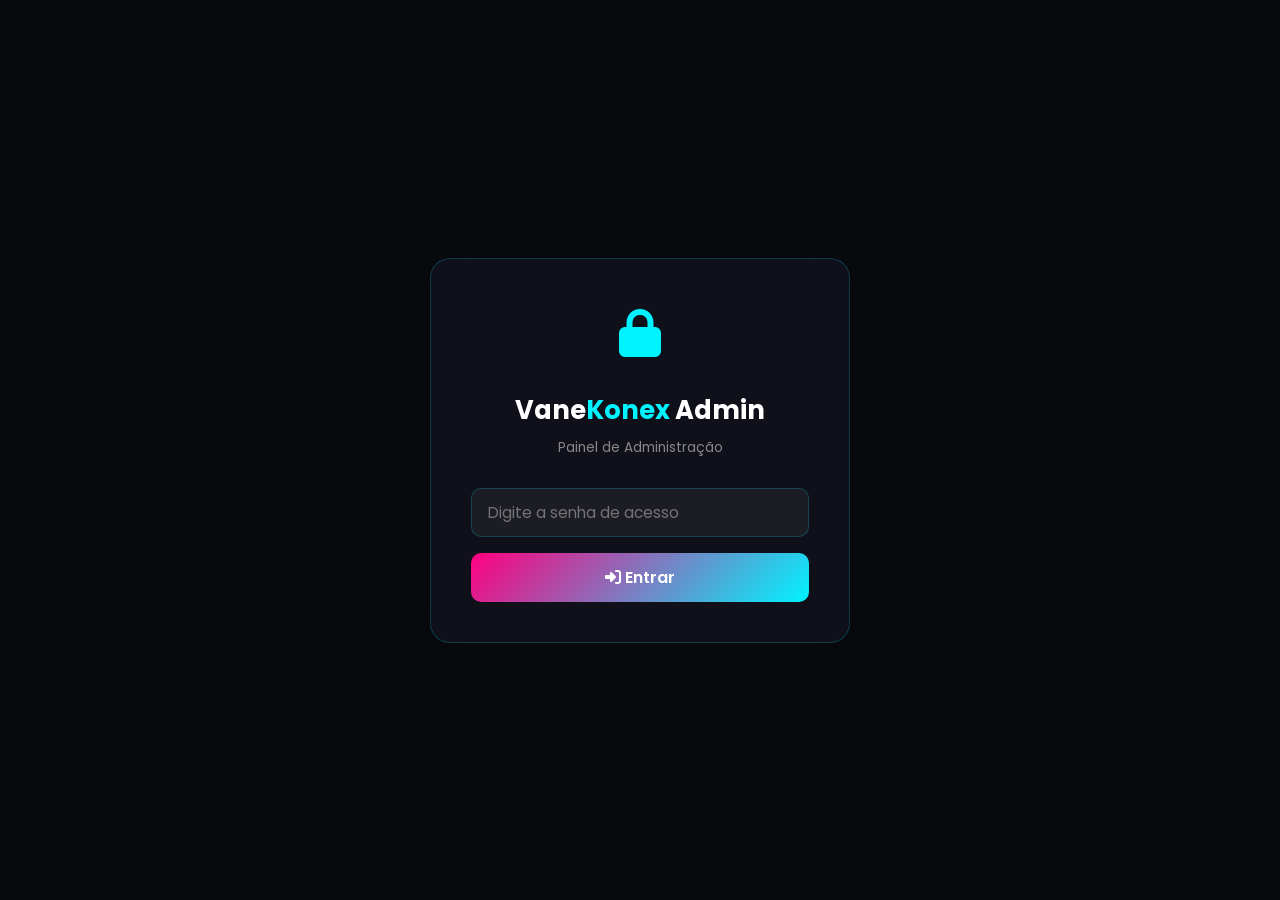
<file: admin.html>
<!DOCTYPE html>
<html lang="pt-BR">
<head>
    <meta charset="UTF-8">
    <meta name="viewport" content="width=device-width, initial-scale=1.0">
    <title>Admin - VaneKonex Rádio</title>
    <link rel="stylesheet" href="https://cdnjs.cloudflare.com/ajax/libs/font-awesome/6.4.0/css/all.min.css">
    <style>
        @import url('https://fonts.googleapis.com/css2?family=Poppins:wght@300;500;700&display=swap');

        :root {
            --bg-color: #08090d;
            --neon-cyan: #00f3ff;
            --neon-magenta: #ff007f;
            --glass-bg: rgba(20, 22, 35, 0.6);
            --glass-border: rgba(0, 243, 255, 0.2);
        }

        * { margin: 0; padding: 0; box-sizing: border-box; font-family: 'Poppins', sans-serif; }
        html { scroll-behavior: smooth; }

        body {
            background-color: var(--bg-color);
            color: #fff;
            min-height: 100vh;
            overflow-x: hidden;
        }

        /* Login Screen */
        .login-screen {
            display: flex;
            align-items: center;
            justify-content: center;
            min-height: 100vh;
            padding: 20px;
        }
        .login-card {
            background: var(--glass-bg);
            border: 1px solid var(--glass-border);
            backdrop-filter: blur(20px);
            border-radius: 20px;
            padding: 40px;
            width: 100%;
            max-width: 420px;
            text-align: center;
        }
        .login-card h1 {
            font-size: 1.6rem;
            margin-bottom: 8px;
        }
        .login-card h1 span { color: var(--neon-cyan); }
        .login-card .login-subtitle {
            color: #888;
            font-size: 0.85rem;
            margin-bottom: 30px;
        }
        .login-card .login-icon {
            font-size: 3rem;
            color: var(--neon-cyan);
            margin-bottom: 20px;
        }
        .login-card input {
            width: 100%;
            padding: 12px 16px;
            background: rgba(255,255,255,0.05);
            border: 1px solid var(--glass-border);
            border-radius: 10px;
            color: #fff;
            font-size: 0.95rem;
            margin-bottom: 16px;
            outline: none;
            transition: border-color 0.3s;
        }
        .login-card input:focus {
            border-color: var(--neon-cyan);
        }
        .login-error {
            color: #e74c3c;
            font-size: 0.82rem;
            margin-bottom: 12px;
            display: none;
        }
        .btn-login {
            width: 100%;
            padding: 12px;
            background: linear-gradient(135deg, var(--neon-magenta), var(--neon-cyan));
            border: none;
            border-radius: 10px;
            color: #fff;
            font-size: 1rem;
            font-weight: 600;
            cursor: pointer;
            transition: opacity 0.3s, transform 0.2s;
        }
        .btn-login:hover { opacity: 0.9; transform: translateY(-1px); }

        /* Dashboard */
        .dashboard { display: none; }
        .dashboard.active { display: block; }

        .admin-header {
            background: var(--glass-bg);
            border-bottom: 1px solid var(--glass-border);
            backdrop-filter: blur(20px);
            padding: 14px 24px;
            display: flex;
            align-items: center;
            justify-content: space-between;
            position: sticky;
            top: 0;
            z-index: 100;
        }
        .admin-header h2 {
            font-size: 1.1rem;
            display: flex;
            align-items: center;
            gap: 10px;
        }
        .admin-header h2 span { color: var(--neon-cyan); }
        .btn-logout {
            padding: 8px 18px;
            background: rgba(231,76,60,0.2);
            border: 1px solid rgba(231,76,60,0.4);
            border-radius: 8px;
            color: #e74c3c;
            cursor: pointer;
            font-size: 0.82rem;
            font-weight: 600;
            transition: all 0.3s;
        }
        .btn-logout:hover {
            background: rgba(231,76,60,0.35);
        }

        /* Tabs */
        .admin-tabs {
            display: flex;
            flex-wrap: wrap;
            gap: 6px;
            padding: 16px 24px;
            border-bottom: 1px solid rgba(255,255,255,0.05);
            background: rgba(8,9,13,0.6);
        }
        .admin-tab {
            padding: 8px 16px;
            background: rgba(255,255,255,0.04);
            border: 1px solid transparent;
            border-radius: 8px;
            color: #aaa;
            cursor: pointer;
            font-size: 0.8rem;
            font-weight: 500;
            transition: all 0.3s;
            display: flex;
            align-items: center;
            gap: 6px;
        }
        .admin-tab:hover { color: #fff; background: rgba(255,255,255,0.08); }
        .admin-tab.active {
            color: var(--neon-cyan);
            border-color: var(--neon-cyan);
            background: rgba(0,243,255,0.08);
        }

        /* Content panels */
        .admin-content {
            padding: 24px;
            max-width: 900px;
            margin: 0 auto;
        }
        .admin-panel {
            display: none;
        }
        .admin-panel.active { display: block; }

        .panel-title {
            font-size: 1.2rem;
            font-weight: 700;
            margin-bottom: 20px;
            display: flex;
            align-items: center;
            gap: 10px;
        }
        .panel-title i { color: var(--neon-cyan); }

        .form-group {
            margin-bottom: 18px;
        }
        .form-group label {
            display: block;
            font-size: 0.82rem;
            color: #aaa;
            margin-bottom: 6px;
            font-weight: 500;
        }
        .form-group input,
        .form-group textarea,
        .form-group select {
            width: 100%;
            padding: 10px 14px;
            background: rgba(255,255,255,0.05);
            border: 1px solid var(--glass-border);
            border-radius: 8px;
            color: #fff;
            font-size: 0.9rem;
            outline: none;
            transition: border-color 0.3s;
            font-family: 'Poppins', sans-serif;
        }
        .form-group input:focus,
        .form-group textarea:focus,
        .form-group select:focus {
            border-color: var(--neon-cyan);
        }
        .form-group select option {
            background: #1a1a2e;
            color: #fff;
        }
        .form-group textarea { resize: vertical; min-height: 80px; }

        .form-row {
            display: grid;
            grid-template-columns: 1fr 1fr;
            gap: 16px;
        }
        @media (max-width: 600px) {
            .form-row { grid-template-columns: 1fr; }
        }

        .btn-save {
            padding: 11px 28px;
            background: linear-gradient(135deg, var(--neon-magenta), var(--neon-cyan));
            border: none;
            border-radius: 10px;
            color: #fff;
            font-size: 0.9rem;
            font-weight: 600;
            cursor: pointer;
            transition: opacity 0.3s, transform 0.2s;
            margin-top: 8px;
        }
        .btn-save:hover { opacity: 0.9; transform: translateY(-1px); }

        .save-feedback {
            display: inline-block;
            margin-left: 12px;
            font-size: 0.82rem;
            color: #2ecc71;
            opacity: 0;
            transition: opacity 0.3s;
        }
        .save-feedback.show { opacity: 1; }

        /* Schedule table */
        .schedule-table {
            width: 100%;
            border-collapse: collapse;
            margin-bottom: 16px;
        }
        .schedule-table th,
        .schedule-table td {
            padding: 10px 12px;
            border: 1px solid var(--glass-border);
            text-align: left;
            font-size: 0.85rem;
        }
        .schedule-table th {
            background: rgba(0,243,255,0.08);
            color: var(--neon-cyan);
            font-weight: 600;
        }
        .schedule-table input {
            width: 100%;
            padding: 6px 8px;
            background: rgba(255,255,255,0.05);
            border: 1px solid var(--glass-border);
            border-radius: 6px;
            color: #fff;
            font-size: 0.82rem;
            outline: none;
        }
        .schedule-table input:focus { border-color: var(--neon-cyan); }
        .btn-add-row {
            padding: 6px 14px;
            background: rgba(0,243,255,0.1);
            border: 1px solid var(--neon-cyan);
            border-radius: 6px;
            color: var(--neon-cyan);
            cursor: pointer;
            font-size: 0.78rem;
            font-weight: 600;
            margin-bottom: 16px;
            transition: all 0.3s;
        }
        .btn-add-row:hover { background: rgba(0,243,255,0.2); }
        .btn-remove-row {
            padding: 4px 10px;
            background: rgba(231,76,60,0.15);
            border: 1px solid rgba(231,76,60,0.3);
            border-radius: 4px;
            color: #e74c3c;
            cursor: pointer;
            font-size: 0.7rem;
            transition: all 0.3s;
        }
        .btn-remove-row:hover { background: rgba(231,76,60,0.3); }

        /* Color preview */
        .color-preview {
            display: inline-block;
            width: 28px;
            height: 28px;
            border-radius: 6px;
            border: 2px solid var(--glass-border);
            vertical-align: middle;
            margin-left: 10px;
        }

        /* Responsive */
        @media (max-width: 768px) {
            .admin-tabs {
                padding: 12px 16px;
                gap: 4px;
            }
            .admin-tab {
                padding: 6px 10px;
                font-size: 0.72rem;
            }
            .admin-content { padding: 16px; }
            .admin-header { padding: 12px 16px; }
        }

        /* Toast */
        .toast {
            position: fixed;
            bottom: 24px;
            right: 24px;
            padding: 14px 22px;
            border-radius: 10px;
            font-size: 0.85rem;
            font-weight: 500;
            z-index: 9999;
            opacity: 0;
            transform: translateY(20px);
            transition: all 0.4s ease;
            backdrop-filter: blur(10px);
        }
        .toast.show {
            opacity: 1;
            transform: translateY(0);
        }
        .toast.success {
            background: rgba(46,204,113,0.2);
            border: 1px solid rgba(46,204,113,0.4);
            color: #2ecc71;
        }
        .toast.error {
            background: rgba(231,76,60,0.2);
            border: 1px solid rgba(231,76,60,0.4);
            color: #e74c3c;
        }

        /* Back link */
        .back-link {
            color: #888;
            text-decoration: none;
            font-size: 0.82rem;
            display: inline-flex;
            align-items: center;
            gap: 6px;
            transition: color 0.3s;
        }
        .back-link:hover { color: var(--neon-cyan); }
    </style>
</head>
<body>

    <div class="login-screen" id="login-screen">
        <div class="login-card">
            <div class="login-icon"><i class="fa-solid fa-lock"></i></div>
            <h1>Vane<span>Konex</span> Admin</h1>
            <p class="login-subtitle">Painel de Administração</p>
            <form id="login-form">
                <input type="password" id="login-password" placeholder="Digite a senha de acesso" autocomplete="current-password">
                <div class="login-error" id="login-error">Senha incorreta. Tente novamente.</div>
                <button type="submit" class="btn-login"><i class="fa-solid fa-right-to-bracket"></i> Entrar</button>
            </form>
        </div>
    </div>

    <div class="dashboard" id="dashboard">
        <div class="admin-header">
            <h2><i class="fa-solid fa-tower-broadcast"></i> Vane<span>Konex</span> Admin</h2>
            <div style="display:flex;align-items:center;gap:14px;">
                <a href="index.html" class="back-link"><i class="fa-solid fa-arrow-left"></i> Voltar ao Site</a>
                <button class="btn-logout" id="btn-logout"><i class="fa-solid fa-right-from-bracket"></i> Sair</button>
            </div>
        </div>

        <div class="admin-tabs" id="admin-tabs">
            <button class="admin-tab active" data-tab="geral"><i class="fa-solid fa-circle-info"></i> Informações</button>
            <button class="admin-tab" data-tab="contato"><i class="fa-solid fa-phone"></i> Contato</button>
            <button class="admin-tab" data-tab="social"><i class="fa-solid fa-share-nodes"></i> Redes Sociais</button>
            <button class="admin-tab" data-tab="streaming"><i class="fa-solid fa-tower-broadcast"></i> Streaming</button>
            <button class="admin-tab" data-tab="aovivo"><i class="fa-solid fa-broadcast-tower"></i> Ao Vivo</button>
            <button class="admin-tab" data-tab="podcasts"><i class="fa-solid fa-podcast"></i> Podcasts</button>
            <button class="admin-tab" data-tab="programacao"><i class="fa-solid fa-calendar"></i> Programação</button>
            <button class="admin-tab" data-tab="locutora"><i class="fa-solid fa-microphone"></i> Locutora</button>
            <button class="admin-tab" data-tab="layouts"><i class="fa-solid fa-palette"></i> Layouts &amp; Temas</button>
        </div>

        <div class="admin-content">

            <div class="admin-panel active" id="panel-geral">
                <h3 class="panel-title"><i class="fa-solid fa-circle-info"></i> Informações Gerais</h3>
                <div class="form-group">
                    <label>Nome da Rádio</label>
                    <input type="text" id="cfg-radio-nome" placeholder="VaneKonex Rádio">
                </div>
                <div class="form-group">
                    <label>Slogan</label>
                    <input type="text" id="cfg-radio-slogan" placeholder="Sua Rádio, Sua Conexão">
                </div>
                <div class="form-group">
                    <label>Descrição</label>
                    <textarea id="cfg-radio-descricao" placeholder="Descrição da rádio..."></textarea>
                </div>
                <button class="btn-save" onclick="saveConfig()"><i class="fa-solid fa-floppy-disk"></i> Salvar</button>
                <span class="save-feedback" id="feedback-geral">✓ Salvo!</span>
            </div>

            <div class="admin-panel" id="panel-contato">
                <h3 class="panel-title"><i class="fa-solid fa-phone"></i> Contato</h3>
                <div class="form-row">
                    <div class="form-group">
                        <label>Telefone</label>
                        <input type="text" id="cfg-telefone" placeholder="(11) 99999-9999">
                    </div>
                    <div class="form-group">
                        <label>WhatsApp</label>
                        <input type="text" id="cfg-whatsapp" placeholder="(11) 99999-9999">
                    </div>
                </div>
                <div class="form-group">
                    <label>Link WhatsApp (com https://wa.me/...)</label>
                    <input type="text" id="cfg-whatsapp-link" placeholder="https://wa.me/5511999999999">
                </div>
                <div class="form-group">
                    <label>E-mail</label>
                    <input type="email" id="cfg-email" placeholder="contato@vanekonex.com.br">
                </div>
                <div class="form-group">
                    <label>Endereço</label>
                    <input type="text" id="cfg-endereco" placeholder="Rua da Música, 123 - Centro">
                </div>
                <button class="btn-save" onclick="saveConfig()"><i class="fa-solid fa-floppy-disk"></i> Salvar</button>
                <span class="save-feedback" id="feedback-contato">✓ Salvo!</span>
            </div>

            <div class="admin-panel" id="panel-social">
                <h3 class="panel-title"><i class="fa-solid fa-share-nodes"></i> Redes Sociais</h3>
                <div class="form-group">
                    <label><i class="fa-brands fa-instagram"></i> Instagram URL</label>
                    <input type="url" id="cfg-instagram" placeholder="https://instagram.com/vanekonex">
                </div>
                <div class="form-group">
                    <label><i class="fa-brands fa-facebook"></i> Facebook URL</label>
                    <input type="url" id="cfg-facebook" placeholder="https://facebook.com/vanekonex">
                </div>
                <div class="form-group">
                    <label><i class="fa-brands fa-youtube"></i> YouTube URL</label>
                    <input type="url" id="cfg-youtube" placeholder="https://youtube.com/vanekonex">
                </div>
                <div class="form-group">
                    <label><i class="fa-brands fa-twitter"></i> Twitter URL</label>
                    <input type="url" id="cfg-twitter" placeholder="https://twitter.com/vanekonex">
                </div>
                <div class="form-group">
                    <label><i class="fa-brands fa-tiktok"></i> TikTok URL</label>
                    <input type="url" id="cfg-tiktok" placeholder="https://tiktok.com/@vanekonex">
                </div>
                <button class="btn-save" onclick="saveConfig()"><i class="fa-solid fa-floppy-disk"></i> Salvar</button>
                <span class="save-feedback" id="feedback-social">✓ Salvo!</span>
            </div>

            <!-- ==================== STREAMING ==================== -->
            <div class="admin-panel" id="panel-streaming">
                <h3 class="panel-title"><i class="fa-solid fa-tower-broadcast"></i> Configuração de Streaming</h3>
                <p style="color:#888;font-size:0.82rem;margin-bottom:18px;">Configure a fonte de streaming da sua rádio. Escolha o programa/serviço que você utiliza para transmitir.</p>
                
                <div class="form-group">
                    <label>Software de Streaming</label>
                    <select id="cfg-streaming-software">
                        <option value="virtual_dj">Virtual DJ</option>
                        <option value="obs_studio">OBS Studio</option>
                        <option value="sam_broadcaster">SAM Broadcaster</option>
                        <option value="radio_boss">RadioBOSS</option>
                        <option value="butt">BUTT (Broadcast Using This Tool)</option>
                        <option value="mixxx">Mixxx</option>
                        <option value="traktor">Traktor Pro</option>
                        <option value="serato">Serato DJ</option>
                        <option value="winamp">Winamp + SHOUTcast</option>
                        <option value="nicecast">Nicecast / Audio Hijack</option>
                        <option value="rocket_broadcaster">Rocket Broadcaster</option>
                        <option value="broadwave">BroadWave</option>
                        <option value="outro">Outro</option>
                    </select>
                </div>

                <div class="form-group">
                    <label>Tipo de Servidor</label>
                    <select id="cfg-server-type">
                        <option value="shoutcast_v1">SHOUTcast v1</option>
                        <option value="shoutcast_v2">SHOUTcast v2</option>
                        <option value="icecast">Icecast 2</option>
                        <option value="icecast_kh">Icecast KH</option>
                        <option value="centova_cast">Centova Cast</option>
                        <option value="azuracast">AzuraCast</option>
                        <option value="radiojar">RadioJar</option>
                        <option value="radio_co">Radio.co</option>
                        <option value="live365">Live365</option>
                        <option value="airtime">Airtime Pro / LibreTime</option>
                        <option value="outro">Outro</option>
                    </select>
                </div>

                <div class="form-group">
                    <label>URL do Stream</label>
                    <input type="url" id="cfg-vdj-stream" placeholder="http://seuservidor.com:8000/stream">
                </div>

                <div class="form-row">
                    <div class="form-group">
                        <label>Porta do Stream</label>
                        <input type="number" id="cfg-stream-port" placeholder="8000">
                    </div>
                    <div class="form-group">
                        <label>Ponto de Montagem</label>
                        <input type="text" id="cfg-stream-mount" placeholder="/stream ou /live">
                    </div>
                </div>

                <div class="form-row">
                    <div class="form-group">
                        <label>Formato do Áudio</label>
                        <select id="cfg-audio-format">
                            <option value="mp3">MP3</option>
                            <option value="aac">AAC / AAC+</option>
                            <option value="ogg">OGG Vorbis</option>
                            <option value="opus">Opus</option>
                            <option value="flac">FLAC</option>
                        </select>
                    </div>
                    <div class="form-group">
                        <label>Bitrate (kbps)</label>
                        <select id="cfg-audio-bitrate">
                            <option value="64">64 kbps</option>
                            <option value="96">96 kbps</option>
                            <option value="128" selected>128 kbps</option>
                            <option value="192">192 kbps</option>
                            <option value="256">256 kbps</option>
                            <option value="320">320 kbps</option>
                        </select>
                    </div>
                </div>

                <div class="form-group">
                    <label>Intervalo de Verificação (segundos)</label>
                    <input type="number" id="cfg-vdj-interval" placeholder="30" min="10" max="300">
                </div>

                <div class="form-group">
                    <label>URL do Stream de Backup (opcional)</label>
                    <input type="url" id="cfg-stream-backup" placeholder="http://backup.seuservidor.com:8000/stream">
                </div>

                <button class="btn-save" onclick="saveConfig()"><i class="fa-solid fa-floppy-disk"></i> Salvar</button>
                <span class="save-feedback" id="feedback-streaming">✓ Salvo!</span>
            </div>

            <!-- ==================== AO VIVO ==================== -->
            <div class="admin-panel" id="panel-aovivo">
                <h3 class="panel-title"><i class="fa-solid fa-broadcast-tower"></i> Transmissão ao Vivo</h3>
                <p style="color:#888;font-size:0.82rem;margin-bottom:18px;">Configure a integração com programas de transmissão ao vivo. Ao iniciar uma transmissão com um desses programas, o site detecta automaticamente e exibe "AO VIVO".</p>

                <div class="form-group">
                    <label>Método de Transmissão ao Vivo</label>
                    <select id="cfg-live-method">
                        <option value="stream_detect">Detecção Automática (Stream URL)</option>
                        <option value="manual">Ativação Manual (pelo painel)</option>
                        <option value="api">Via API Externa</option>
                    </select>
                </div>

                <div class="form-group">
                    <label><i class="fa-solid fa-circle-check"></i> Status ao Vivo</label>
                    <div style="display:flex;gap:10px;align-items:center;">
                        <button class="btn-neon" id="btn-go-live" onclick="toggleLiveStatus(true)" style="padding:8px 18px;font-size:0.85rem;"><i class="fa-solid fa-broadcast-tower"></i> Entrar ao Vivo</button>
                        <button class="btn-remove-row" id="btn-go-offline" onclick="toggleLiveStatus(false)" style="padding:8px 18px;font-size:0.85rem;"><i class="fa-solid fa-stop"></i> Encerrar</button>
                        <span id="live-status-badge" style="padding:4px 12px;border-radius:20px;font-size:0.75rem;font-weight:700;letter-spacing:1px;background:rgba(136,136,136,0.2);color:#888;">OFFLINE</span>
                    </div>
                </div>

                <h4 style="margin:24px 0 12px;color:var(--neon-cyan);font-size:0.95rem;"><i class="fa-solid fa-plug"></i> Programas Compatíveis</h4>
                <div style="display:grid;grid-template-columns:repeat(auto-fill,minmax(200px,1fr));gap:10px;margin-bottom:20px;">
                    <div style="background:rgba(255,255,255,0.04);border:1px solid var(--glass-border);border-radius:10px;padding:12px;text-align:center;font-size:0.8rem;">
                        <i class="fa-solid fa-headset" style="font-size:1.5rem;color:var(--neon-cyan);display:block;margin-bottom:6px;"></i>
                        <strong>Virtual DJ</strong><br><span style="color:#888;">Stream → Icecast/SHOUTcast</span>
                    </div>
                    <div style="background:rgba(255,255,255,0.04);border:1px solid var(--glass-border);border-radius:10px;padding:12px;text-align:center;font-size:0.8rem;">
                        <i class="fa-solid fa-video" style="font-size:1.5rem;color:#a29bfe;display:block;margin-bottom:6px;"></i>
                        <strong>OBS Studio</strong><br><span style="color:#888;">RTMP → Servidor</span>
                    </div>
                    <div style="background:rgba(255,255,255,0.04);border:1px solid var(--glass-border);border-radius:10px;padding:12px;text-align:center;font-size:0.8rem;">
                        <i class="fa-solid fa-tower-broadcast" style="font-size:1.5rem;color:#ff007f;display:block;margin-bottom:6px;"></i>
                        <strong>SAM Broadcaster</strong><br><span style="color:#888;">Encoder integrado</span>
                    </div>
                    <div style="background:rgba(255,255,255,0.04);border:1px solid var(--glass-border);border-radius:10px;padding:12px;text-align:center;font-size:0.8rem;">
                        <i class="fa-solid fa-microphone" style="font-size:1.5rem;color:#4ecdc4;display:block;margin-bottom:6px;"></i>
                        <strong>BUTT</strong><br><span style="color:#888;">Broadcast simples</span>
                    </div>
                    <div style="background:rgba(255,255,255,0.04);border:1px solid var(--glass-border);border-radius:10px;padding:12px;text-align:center;font-size:0.8rem;">
                        <i class="fa-solid fa-compact-disc" style="font-size:1.5rem;color:#fd79a8;display:block;margin-bottom:6px;"></i>
                        <strong>Mixxx</strong><br><span style="color:#888;">DJ + Streaming</span>
                    </div>
                    <div style="background:rgba(255,255,255,0.04);border:1px solid var(--glass-border);border-radius:10px;padding:12px;text-align:center;font-size:0.8rem;">
                        <i class="fa-solid fa-music" style="font-size:1.5rem;color:#ffe66d;display:block;margin-bottom:6px;"></i>
                        <strong>RadioBOSS</strong><br><span style="color:#888;">Automação + Stream</span>
                    </div>
                </div>

                <div class="form-group">
                    <label>URL RTMP (para OBS/similar)</label>
                    <input type="url" id="cfg-rtmp-url" placeholder="rtmp://seuservidor.com/live">
                </div>
                <div class="form-group">
                    <label>Chave de Transmissão</label>
                    <input type="text" id="cfg-stream-key" placeholder="sua-chave-de-stream">
                </div>

                <button class="btn-save" onclick="saveConfig()"><i class="fa-solid fa-floppy-disk"></i> Salvar</button>
                <span class="save-feedback" id="feedback-aovivo">✓ Salvo!</span>
            </div>

            <!-- ==================== PODCASTS ==================== -->
            <div class="admin-panel" id="panel-podcasts">
                <h3 class="panel-title"><i class="fa-solid fa-podcast"></i> Vídeo Podcasts</h3>
                <p style="color:#888;font-size:0.82rem;margin-bottom:18px;">Gerencie seus vídeo podcasts diretamente por aqui. Adicione, edite ou exclua episódios.</p>

                <div style="background:rgba(255,255,255,0.03);border:1px solid var(--glass-border);border-radius:12px;padding:20px;margin-bottom:20px;">
                    <h4 style="margin-bottom:14px;color:var(--neon-cyan);font-size:0.92rem;"><i class="fa-solid fa-plus-circle"></i> Adicionar Novo Episódio</h4>
                    <div class="form-group">
                        <label>Título do Episódio</label>
                        <input type="text" id="podcast-title" placeholder="Ex: Entrevista com DJ Carlos">
                    </div>
                    <div class="form-row">
                        <div class="form-group">
                            <label>URL do Vídeo (YouTube, Vimeo, etc.)</label>
                            <input type="url" id="podcast-url" placeholder="https://youtube.com/watch?v=...">
                        </div>
                        <div class="form-group">
                            <label>Categoria</label>
                            <select id="podcast-category">
                                <option value="Música">Música</option>
                                <option value="Entrevista">Entrevista</option>
                                <option value="Tecnologia">Tecnologia</option>
                                <option value="Cultura">Cultura</option>
                                <option value="Especial">Especial</option>
                                <option value="Debate">Debate</option>
                            </select>
                        </div>
                    </div>
                    <div class="form-group">
                        <label>Descrição</label>
                        <textarea id="podcast-description" placeholder="Descrição do episódio..." rows="3"></textarea>
                    </div>
                    <button class="btn-neon" onclick="addPodcastFromAdmin()" style="padding:10px 24px;font-size:0.85rem;"><i class="fa-solid fa-plus"></i> Adicionar Episódio</button>
                </div>

                <h4 style="margin-bottom:12px;color:#ccc;font-size:0.9rem;"><i class="fa-solid fa-list"></i> Episódios Cadastrados</h4>
                <div id="podcast-list-admin" style="display:flex;flex-direction:column;gap:10px;">
                    <!-- Populated by JS -->
                </div>
            </div>

            <div class="admin-panel" id="panel-programacao">
                <h3 class="panel-title"><i class="fa-solid fa-calendar"></i> Programação</h3>
                <table class="schedule-table" id="schedule-table">
                    <thead>
                        <tr>
                            <th>Horário</th>
                            <th>Programa</th>
                            <th>DJ / Locutor</th>
                            <th></th>
                        </tr>
                    </thead>
                    <tbody id="schedule-body"></tbody>
                </table>
                <button class="btn-add-row" onclick="addScheduleRow()"><i class="fa-solid fa-plus"></i> Adicionar Programa</button>
                <br>
                <button class="btn-save" onclick="saveConfig()"><i class="fa-solid fa-floppy-disk"></i> Salvar</button>
                <span class="save-feedback" id="feedback-programacao">✓ Salvo!</span>
            </div>

            <div class="admin-panel" id="panel-locutora">
                <h3 class="panel-title"><i class="fa-solid fa-microphone"></i> Locutora</h3>
                <div class="form-row">
                    <div class="form-group">
                        <label>Nome</label>
                        <input type="text" id="cfg-locutora-nome" placeholder="Vanessa Corrêa">
                    </div>
                    <div class="form-group">
                        <label>URL da Foto</label>
                        <input type="url" id="cfg-locutora-foto" placeholder="https://...">
                    </div>
                </div>
                <div class="form-group">
                    <label>Bio / Descrição</label>
                    <textarea id="cfg-locutora-bio" placeholder="Locutora apaixonada por rádio..."></textarea>
                </div>
                <div class="form-row">
                    <div class="form-group">
                        <label><i class="fa-brands fa-instagram"></i> Instagram</label>
                        <input type="url" id="cfg-locutora-instagram" placeholder="https://instagram.com/...">
                    </div>
                    <div class="form-group">
                        <label><i class="fa-brands fa-facebook"></i> Facebook</label>
                        <input type="url" id="cfg-locutora-facebook" placeholder="https://facebook.com/...">
                    </div>
                </div>
                <div class="form-row">
                    <div class="form-group">
                        <label><i class="fa-brands fa-twitter"></i> Twitter</label>
                        <input type="url" id="cfg-locutora-twitter" placeholder="https://twitter.com/...">
                    </div>
                    <div class="form-group">
                        <label><i class="fa-brands fa-tiktok"></i> TikTok</label>
                        <input type="url" id="cfg-locutora-tiktok" placeholder="https://tiktok.com/...">
                    </div>
                </div>
                <button class="btn-save" onclick="saveConfig()"><i class="fa-solid fa-floppy-disk"></i> Salvar</button>
                <span class="save-feedback" id="feedback-locutora">✓ Salvo!</span>
            </div>

            <!-- ==================== LAYOUTS & TEMAS ==================== -->
            <div class="admin-panel" id="panel-layouts">
                <h3 class="panel-title"><i class="fa-solid fa-palette"></i> Layouts &amp; Temas</h3>
                <p style="color:#888;font-size:0.82rem;margin-bottom:18px;">Escolha entre 40 temas prontos ou personalize cores, animações e efeitos. Ideal para personalizar para cada cliente.</p>

                <div class="form-group">
                    <label>URL do Logo</label>
                    <input type="url" id="cfg-logo-url" placeholder="logo.png">
                </div>
                <div class="form-row">
                    <div class="form-group">
                        <label>Cor Primária <span class="color-preview" id="preview-primaria"></span></label>
                        <input type="text" id="cfg-cor-primaria" placeholder="#00f3ff">
                    </div>
                    <div class="form-group">
                        <label>Cor Secundária <span class="color-preview" id="preview-secundaria"></span></label>
                        <input type="text" id="cfg-cor-secundaria" placeholder="#ff007f">
                    </div>
                </div>

                <h4 style="margin:20px 0 12px;color:var(--neon-cyan);font-size:0.95rem;"><i class="fa-solid fa-swatchbook"></i> Temas Prontos (40)</h4>
                <p style="color:#666;font-size:0.78rem;margin-bottom:14px;">Clique em um tema para aplicar as cores automaticamente.</p>
                <div id="theme-grid" style="display:grid;grid-template-columns:repeat(auto-fill,minmax(140px,1fr));gap:8px;margin-bottom:20px;max-height:420px;overflow-y:auto;padding-right:4px;">
                </div>

                <h4 style="margin:20px 0 12px;color:var(--neon-cyan);font-size:0.95rem;"><i class="fa-solid fa-wand-magic-sparkles"></i> Animações &amp; Efeitos</h4>
                <div class="form-row">
                    <div class="form-group">
                        <label>Efeito de Fundo</label>
                        <select id="cfg-bg-effect">
                            <option value="orbs">Orbes Animadas</option>
                            <option value="particles">Partículas Flutuantes</option>
                            <option value="stars">Céu Estrelado</option>
                            <option value="matrix">Efeito Matrix</option>
                            <option value="waves">Ondas Sonoras</option>
                            <option value="gradient">Gradiente Animado</option>
                            <option value="smoke_heavy">Fumaça Intensa</option>
                            <option value="minimal">Mínimo / Limpo</option>
                        </select>
                    </div>
                    <div class="form-group">
                        <label>Estilo do Player</label>
                        <select id="cfg-player-style">
                            <option value="vinyl">Vinil Clássico</option>
                            <option value="modern">Player Moderno</option>
                            <option value="minimal">Minimalista</option>
                            <option value="retro">Retrô Neon</option>
                            <option value="wave">Waveform</option>
                            <option value="circular">Circular 3D</option>
                        </select>
                    </div>
                </div>
                <div class="form-row">
                    <div class="form-group">
                        <label>Intensidade da Fumaça</label>
                        <select id="cfg-smoke-intensity">
                            <option value="none">Desativada</option>
                            <option value="light">Leve</option>
                            <option value="medium">Média</option>
                            <option value="heavy" selected>Intensa</option>
                            <option value="extreme">Extrema</option>
                        </select>
                    </div>
                    <div class="form-group">
                        <label>Brilho Neon</label>
                        <select id="cfg-neon-glow">
                            <option value="off">Desativado</option>
                            <option value="subtle">Sutil</option>
                            <option value="normal" selected>Normal</option>
                            <option value="intense">Intenso</option>
                            <option value="extreme">Extremo</option>
                        </select>
                    </div>
                </div>
                <div class="form-row">
                    <div class="form-group">
                        <label>Fonte do Texto</label>
                        <select id="cfg-font-family">
                            <option value="Poppins">Poppins (Padrão)</option>
                            <option value="Inter">Inter</option>
                            <option value="Roboto">Roboto</option>
                            <option value="Montserrat">Montserrat</option>
                            <option value="Raleway">Raleway</option>
                            <option value="Orbitron">Orbitron</option>
                            <option value="Audiowide">Audiowide</option>
                            <option value="Righteous">Righteous</option>
                        </select>
                    </div>
                    <div class="form-group">
                        <label>Estilo dos Cards</label>
                        <select id="cfg-card-style">
                            <option value="glass" selected>Glassmorphism</option>
                            <option value="solid">Sólido</option>
                            <option value="outline">Contorno</option>
                            <option value="gradient">Gradiente</option>
                            <option value="neumorphism">Neumorphism</option>
                            <option value="flat">Flat Design</option>
                        </select>
                    </div>
                </div>
                <div class="form-row">
                    <div class="form-group">
                        <label>Layout da Página</label>
                        <select id="cfg-page-layout">
                            <option value="full" selected>Completo (Padrão)</option>
                            <option value="compact">Compacto</option>
                            <option value="landing">Landing Page</option>
                            <option value="sidebar">Com Sidebar Fixa</option>
                        </select>
                    </div>
                    <div class="form-group">
                        <label>Cantos dos Elementos</label>
                        <select id="cfg-border-radius">
                            <option value="sharp">Reto (0px)</option>
                            <option value="slight">Leve (8px)</option>
                            <option value="rounded" selected>Arredondado (16px)</option>
                            <option value="pill">Pílula (50px)</option>
                        </select>
                    </div>
                </div>

                <button class="btn-save" onclick="saveConfig()"><i class="fa-solid fa-floppy-disk"></i> Salvar</button>
                <span class="save-feedback" id="feedback-layouts">✓ Salvo!</span>
            </div>

        </div>
    </div>

    <div class="toast" id="toast"></div>

    <script>
    let currentPassword = '';
    let currentConfig = {};

    // Toast notification
    function showToast(message, type) {
        const toast = document.getElementById('toast');
        toast.textContent = message;
        toast.className = 'toast ' + type + ' show';
        setTimeout(() => { toast.classList.remove('show'); }, 3000);
    }

    // Login (com senha konex2026 direta)
    document.getElementById('login-form').addEventListener('submit', function(e) {
        e.preventDefault();
        const pwd = document.getElementById('login-password').value;
        if (pwd === 'konex2026') {
            currentPassword = pwd;
            document.getElementById('login-screen').style.display = 'none';
            document.getElementById('dashboard').classList.add('active');
            loadConfig();
        } else {
            document.getElementById('login-error').style.display = 'block';
        }
    });

    // Logout
    document.getElementById('btn-logout').addEventListener('click', function() {
        currentPassword = '';
        document.getElementById('login-screen').style.display = 'flex';
        document.getElementById('dashboard').classList.remove('active');
        document.getElementById('login-password').value = '';
        document.getElementById('login-error').style.display = 'none';
    });

    // Tabs
    document.getElementById('admin-tabs').addEventListener('click', function(e) {
        const tab = e.target.closest('.admin-tab');
        if (!tab) return;
        document.querySelectorAll('.admin-tab').forEach(t => t.classList.remove('active'));
        document.querySelectorAll('.admin-panel').forEach(p => p.classList.remove('active'));
        tab.classList.add('active');
        const panelId = 'panel-' + tab.getAttribute('data-tab');
        document.getElementById(panelId).classList.add('active');
    });

    // Load config from API
    async function loadConfig() {
        try {
            const res = await fetch('api.php');
            if (res.ok) {
                currentConfig = await res.json();
            }
        } catch(e) {
            const cached = localStorage.getItem('vanekonex_config');
            if (cached) currentConfig = JSON.parse(cached);
        }
        populateForm();
    }

    function populateForm() {
        const c = currentConfig;
        setVal('cfg-radio-nome', c.radio_nome);
        setVal('cfg-radio-slogan', c.radio_slogan);
        setVal('cfg-radio-descricao', c.radio_descricao);
        setVal('cfg-telefone', c.telefone);
        setVal('cfg-whatsapp', c.whatsapp);
        setVal('cfg-whatsapp-link', c.whatsapp_link);
        setVal('cfg-email', c.email);
        setVal('cfg-endereco', c.endereco);
        setVal('cfg-instagram', c.instagram);
        setVal('cfg-facebook', c.facebook);
        setVal('cfg-youtube', c.youtube);
        setVal('cfg-twitter', c.twitter);
        setVal('cfg-tiktok', c.tiktok);
        setVal('cfg-vdj-stream', c.vdj_stream_url);
        setVal('cfg-vdj-interval', c.vdj_check_interval);
        setVal('cfg-locutora-nome', c.locutora_nome);
        setVal('cfg-locutora-foto', c.locutora_foto);
        setVal('cfg-locutora-bio', c.locutora_bio);
        setVal('cfg-locutora-instagram', c.locutora_instagram);
        setVal('cfg-locutora-facebook', c.locutora_facebook);
        setVal('cfg-locutora-twitter', c.locutora_twitter);
        setVal('cfg-locutora-tiktok', c.locutora_tiktok);
        setVal('cfg-logo-url', c.logo_url);
        setVal('cfg-cor-primaria', c.cor_primaria);
        setVal('cfg-cor-secundaria', c.cor_secundaria);

        // Streaming fields
        setVal('cfg-streaming-software', c.streaming_software);
        setVal('cfg-server-type', c.server_type);
        setVal('cfg-stream-port', c.stream_port);
        setVal('cfg-stream-mount', c.stream_mount);
        setVal('cfg-audio-format', c.audio_format);
        setVal('cfg-audio-bitrate', c.audio_bitrate);
        setVal('cfg-stream-backup', c.stream_backup);

        // Live fields
        setVal('cfg-live-method', c.live_method);
        setVal('cfg-rtmp-url', c.rtmp_url);
        setVal('cfg-stream-key', c.stream_key);

        // Layout fields
        setVal('cfg-bg-effect', c.bg_effect);
        setVal('cfg-player-style', c.player_style);
        setVal('cfg-smoke-intensity', c.smoke_intensity);
        setVal('cfg-neon-glow', c.neon_glow);
        setVal('cfg-font-family', c.font_family);
        setVal('cfg-card-style', c.card_style);
        setVal('cfg-page-layout', c.page_layout);
        setVal('cfg-border-radius', c.border_radius);

        // Live status
        if (c.is_live === 'true' || c.is_live === true) {
            updateLiveBadge(true);
        }

        updateColorPreviews();
        populateSchedule(c.programacao || []);
        loadPodcasts();
        renderThemeGrid();
    }

    function setVal(id, val) {
        const el = document.getElementById(id);
        if (el && val !== undefined && val !== null) el.value = val;
    }

    function getVal(id) {
        const el = document.getElementById(id);
        return el ? el.value : '';
    }

    function updateColorPreviews() {
        const p = document.getElementById('preview-primaria');
        const s = document.getElementById('preview-secundaria');
        if (p) p.style.background = getVal('cfg-cor-primaria') || '#00f3ff';
        if (s) s.style.background = getVal('cfg-cor-secundaria') || '#ff007f';
    }

    // Color preview live update
    const corPrimariaEl = document.getElementById('cfg-cor-primaria');
    const corSecundariaEl = document.getElementById('cfg-cor-secundaria');
    if (corPrimariaEl) corPrimariaEl.addEventListener('input', updateColorPreviews);
    if (corSecundariaEl) corSecundariaEl.addEventListener('input', updateColorPreviews);

    // Schedule
    function populateSchedule(items) {
        const tbody = document.getElementById('schedule-body');
        tbody.innerHTML = '';
        items.forEach(item => addScheduleRow(item.horario, item.programa, item.dj));
    }

    function addScheduleRow(horario, programa, dj) {
        const tbody = document.getElementById('schedule-body');
        const tr = document.createElement('tr');
        tr.innerHTML =
            '<td><input type="text" class="sch-horario" placeholder="00:00 - 00:00" value="' + escapeAttr(horario || '') + '"></td>' +
            '<td><input type="text" class="sch-programa" placeholder="Nome do programa" value="' + escapeAttr(programa || '') + '"></td>' +
            '<td><input type="text" class="sch-dj" placeholder="DJ / Locutor" value="' + escapeAttr(dj || '') + '"></td>' +
            '<td><button class="btn-remove-row" onclick="this.closest(\'tr\').remove()"><i class="fa-solid fa-trash"></i></button></td>';
        tbody.appendChild(tr);
    }

    function escapeAttr(str) {
        return str.replace(/&/g, '&amp;').replace(/"/g, '&quot;').replace(/'/g, '&#39;').replace(/</g, '&lt;').replace(/>/g, '&gt;');
    }

    function getScheduleData() {
        const rows = document.querySelectorAll('#schedule-body tr');
        const data = [];
        rows.forEach(row => {
            const horario = row.querySelector('.sch-horario').value.trim();
            const programa = row.querySelector('.sch-programa').value.trim();
            const dj = row.querySelector('.sch-dj').value.trim();
            if (horario || programa || dj) {
                data.push({ horario: horario, programa: programa, dj: dj });
            }
        });
        return data;
    }

    // Save config
    async function saveConfig() {
        const config = {
            radio_nome: getVal('cfg-radio-nome'),
            radio_slogan: getVal('cfg-radio-slogan'),
            radio_descricao: getVal('cfg-radio-descricao'),
            telefone: getVal('cfg-telefone'),
            whatsapp: getVal('cfg-whatsapp'),
            whatsapp_link: getVal('cfg-whatsapp-link'),
            email: getVal('cfg-email'),
            endereco: getVal('cfg-endereco'),
            instagram: getVal('cfg-instagram'),
            facebook: getVal('cfg-facebook'),
            youtube: getVal('cfg-youtube'),
            twitter: getVal('cfg-twitter'),
            tiktok: getVal('cfg-tiktok'),
            vdj_stream_url: getVal('cfg-vdj-stream'),
            vdj_check_interval: parseInt(getVal('cfg-vdj-interval')) || 30,
            locutora_nome: getVal('cfg-locutora-nome'),
            locutora_bio: getVal('cfg-locutora-bio'),
            locutora_foto: getVal('cfg-locutora-foto'),
            locutora_instagram: getVal('cfg-locutora-instagram'),
            locutora_facebook: getVal('cfg-locutora-facebook'),
            locutora_twitter: getVal('cfg-locutora-twitter'),
            locutora_tiktok: getVal('cfg-locutora-tiktok'),
            logo_url: getVal('cfg-logo-url'),
            cor_primaria: getVal('cfg-cor-primaria'),
            cor_secundaria: getVal('cfg-cor-secundaria'),
            // Streaming
            streaming_software: getVal('cfg-streaming-software'),
            server_type: getVal('cfg-server-type'),
            stream_port: getVal('cfg-stream-port'),
            stream_mount: getVal('cfg-stream-mount'),
            audio_format: getVal('cfg-audio-format'),
            audio_bitrate: getVal('cfg-audio-bitrate'),
            stream_backup: getVal('cfg-stream-backup'),
            // Live
            live_method: getVal('cfg-live-method'),
            rtmp_url: getVal('cfg-rtmp-url'),
            stream_key: getVal('cfg-stream-key'),
            // Layout
            bg_effect: getVal('cfg-bg-effect'),
            player_style: getVal('cfg-player-style'),
            smoke_intensity: getVal('cfg-smoke-intensity'),
            neon_glow: getVal('cfg-neon-glow'),
            font_family: getVal('cfg-font-family'),
            card_style: getVal('cfg-card-style'),
            page_layout: getVal('cfg-page-layout'),
            border_radius: getVal('cfg-border-radius'),
            // Schedule
            programacao: getScheduleData(),
            password: currentPassword
        };

        // Save to localStorage
        const configWithoutPwd = Object.assign({}, config);
        delete configWithoutPwd.password;
        localStorage.setItem('vanekonex_config', JSON.stringify(configWithoutPwd));

        // Save to server
        try {
            const res = await fetch('api.php', {
                method: 'POST',
                headers: { 'Content-Type': 'application/json' },
                body: JSON.stringify(config)
            });
            const data = await res.json();
            if (res.ok) {
                showToast('Configuração salva com sucesso!', 'success');
            } else {
                showToast('Erro: ' + (data.error || 'Falha ao salvar'), 'error');
            }
        } catch(e) {
            showToast('Salvo localmente (servidor indisponível)', 'success');
        }

        currentConfig = configWithoutPwd;
    }

    // ==================== PODCAST MANAGEMENT ====================
    const PODCAST_STORAGE_KEY = 'vanekonex_podcasts';

    function getDefaultPodcasts() {
        return [
            {
                id: 1,
                title: 'VaneKonex Podcast #1 - Estreia',
                url: 'https://www.youtube.com/watch?v=dQw4w9WgXcQ',
                description: 'Episódio de estreia do podcast da VaneKonex Rádio. Conheça nossa história e nossos planos.',
                category: 'Especial',
                date: '2026-01-15'
            }
        ];
    }

    function loadPodcasts() {
        let podcasts = JSON.parse(localStorage.getItem(PODCAST_STORAGE_KEY) || 'null');
        if (!podcasts) {
            podcasts = getDefaultPodcasts();
            localStorage.setItem(PODCAST_STORAGE_KEY, JSON.stringify(podcasts));
        }
        renderPodcastList(podcasts);
    }

    function renderPodcastList(podcasts) {
        const container = document.getElementById('podcast-list-admin');
        if (!container) return;
        if (podcasts.length === 0) {
            container.innerHTML = '<p style="color:#666;font-size:0.85rem;text-align:center;padding:20px;">Nenhum episódio cadastrado.</p>';
            return;
        }
        container.innerHTML = podcasts.map(function(p) {
            return '<div style="background:rgba(255,255,255,0.03);border:1px solid var(--glass-border);border-radius:10px;padding:14px;display:flex;justify-content:space-between;align-items:center;">' +
                '<div style="flex:1;">' +
                    '<strong style="color:#fff;font-size:0.9rem;">' + escapeAttr(p.title) + '</strong>' +
                    '<div style="color:#888;font-size:0.75rem;margin-top:4px;">' +
                        '<span style="background:rgba(0,243,255,0.15);padding:2px 8px;border-radius:10px;color:var(--neon-cyan);margin-right:8px;">' + escapeAttr(p.category) + '</span>' +
                        escapeAttr(p.date || '') +
                    '</div>' +
                    '<div style="color:#666;font-size:0.78rem;margin-top:4px;white-space:nowrap;overflow:hidden;text-overflow:ellipsis;max-width:400px;">' + escapeAttr(p.url) + '</div>' +
                '</div>' +
                '<div style="display:flex;gap:6px;margin-left:10px;">' +
                    '<button class="btn-neon" onclick="editPodcast(' + p.id + ')" style="padding:6px 12px;font-size:0.75rem;"><i class="fa-solid fa-pen"></i></button>' +
                    '<button class="btn-remove-row" onclick="deletePodcast(' + p.id + ')" style="padding:6px 12px;font-size:0.75rem;"><i class="fa-solid fa-trash"></i></button>' +
                '</div>' +
            '</div>';
        }).join('');
    }

    function addPodcastFromAdmin() {
        const title = document.getElementById('podcast-title').value.trim();
        const url = document.getElementById('podcast-url').value.trim();
        const category = document.getElementById('podcast-category').value;
        const description = document.getElementById('podcast-description').value.trim();

        if (!title || !url) {
            showToast('Preencha o título e a URL do vídeo', 'error');
            return;
        }
        try {
            const parsed = new URL(url);
            if (parsed.protocol !== 'https:' && parsed.protocol !== 'http:') {
                showToast('URL inválida. Use http:// ou https://', 'error');
                return;
            }
        } catch(e) {
            showToast('URL inválida', 'error');
            return;
        }

        let podcasts = JSON.parse(localStorage.getItem(PODCAST_STORAGE_KEY) || '[]');
        const newId = podcasts.length > 0 ? Math.max.apply(null, podcasts.map(function(p) { return p.id; })) + 1 : 1;
        podcasts.push({
            id: newId,
            title: title,
            url: url,
            description: description,
            category: category,
            date: new Date().toISOString().split('T')[0]
        });
        localStorage.setItem(PODCAST_STORAGE_KEY, JSON.stringify(podcasts));
        renderPodcastList(podcasts);

        // Clear form
        document.getElementById('podcast-title').value = '';
        document.getElementById('podcast-url').value = '';
        document.getElementById('podcast-description').value = '';
        showToast('Episódio adicionado com sucesso!', 'success');
    }

    function editPodcast(id) {
        let podcasts = JSON.parse(localStorage.getItem(PODCAST_STORAGE_KEY) || '[]');
        const podcast = podcasts.find(function(p) { return p.id === id; });
        if (!podcast) return;

        document.getElementById('podcast-title').value = podcast.title;
        document.getElementById('podcast-url').value = podcast.url;
        document.getElementById('podcast-category').value = podcast.category;
        document.getElementById('podcast-description').value = podcast.description || '';

        // Remove old and re-add when saved
        deletePodcast(id);
        showToast('Editando episódio - modifique e clique em Adicionar', 'success');
    }

    function deletePodcast(id) {
        let podcasts = JSON.parse(localStorage.getItem(PODCAST_STORAGE_KEY) || '[]');
        podcasts = podcasts.filter(function(p) { return p.id !== id; });
        localStorage.setItem(PODCAST_STORAGE_KEY, JSON.stringify(podcasts));
        renderPodcastList(podcasts);
    }

    // ==================== LIVE STATUS ====================
    function toggleLiveStatus(goLive) {
        updateLiveBadge(goLive);
        // Save to localStorage so the main site can read it
        localStorage.setItem('vanekonex_is_live', goLive ? 'true' : 'false');
        showToast(goLive ? 'Transmissão ao vivo ativada!' : 'Transmissão encerrada', goLive ? 'success' : 'error');
    }

    function updateLiveBadge(isLive) {
        const badge = document.getElementById('live-status-badge');
        if (!badge) return;
        if (isLive) {
            badge.textContent = 'AO VIVO';
            badge.style.background = 'rgba(46, 204, 113, 0.2)';
            badge.style.color = '#2ecc71';
        } else {
            badge.textContent = 'OFFLINE';
            badge.style.background = 'rgba(136, 136, 136, 0.2)';
            badge.style.color = '#888';
        }
    }

    // ==================== 40 THEME PRESETS ====================
    var THEME_PRESETS = [
        { name: 'Neon Cyber', primary: '#00f3ff', secondary: '#ff007f', bg: '#08090d' },
        { name: 'Sunset Glow', primary: '#ff6b35', secondary: '#f7c59f', bg: '#1a0a00' },
        { name: 'Ocean Deep', primary: '#0077b6', secondary: '#00b4d8', bg: '#03071e' },
        { name: 'Purple Haze', primary: '#9b5de5', secondary: '#f15bb5', bg: '#10002b' },
        { name: 'Emerald Night', primary: '#2ecc71', secondary: '#27ae60', bg: '#0a1f0a' },
        { name: 'Golden Hour', primary: '#f39c12', secondary: '#e74c3c', bg: '#1a1000' },
        { name: 'Arctic Ice', primary: '#a8dadc', secondary: '#457b9d', bg: '#0d1b2a' },
        { name: 'Cherry Blossom', primary: '#ff69b4', secondary: '#ff1493', bg: '#1a0010' },
        { name: 'Midnight Blue', primary: '#1e3a5f', secondary: '#3a7bd5', bg: '#0a0e1a' },
        { name: 'Fire Storm', primary: '#ff4500', secondary: '#ff8c00', bg: '#1a0500' },
        { name: 'Mint Fresh', primary: '#00e5a0', secondary: '#00c9a7', bg: '#0a1a15' },
        { name: 'Royal Purple', primary: '#7b2ff7', secondary: '#c471ed', bg: '#0f0020' },
        { name: 'Coral Reef', primary: '#ff6f61', secondary: '#ff9a8b', bg: '#1a0d0a' },
        { name: 'Electric Blue', primary: '#0000ff', secondary: '#4169e1', bg: '#000014' },
        { name: 'Lava Flow', primary: '#cf1020', secondary: '#ff4500', bg: '#1a0000' },
        { name: 'Forest Green', primary: '#228b22', secondary: '#32cd32', bg: '#0a1a0a' },
        { name: 'Pink Panther', primary: '#ff1493', secondary: '#ff69b4', bg: '#1a0015' },
        { name: 'Sky Blue', primary: '#87ceeb', secondary: '#4682b4', bg: '#0a1520' },
        { name: 'Orange Crush', primary: '#ff8c00', secondary: '#ffa500', bg: '#1a0f00' },
        { name: 'Grape Soda', primary: '#6a0dad', secondary: '#9b59b6', bg: '#0f0014' },
        { name: 'Turquoise', primary: '#40e0d0', secondary: '#48d1cc', bg: '#0a1a1a' },
        { name: 'Rose Gold', primary: '#b76e79', secondary: '#e8a87c', bg: '#1a100d' },
        { name: 'Neon Green', primary: '#39ff14', secondary: '#00ff7f', bg: '#001a00' },
        { name: 'Dark Mocha', primary: '#8b4513', secondary: '#d2691e', bg: '#1a0f05' },
        { name: 'Steel Grey', primary: '#708090', secondary: '#778899', bg: '#0d0d0d' },
        { name: 'Ruby Red', primary: '#e0115f', secondary: '#dc143c', bg: '#1a0008' },
        { name: 'Candy Pop', primary: '#ff6ec7', secondary: '#7df9ff', bg: '#0f0020' },
        { name: 'Matrix', primary: '#00ff41', secondary: '#008f11', bg: '#000000' },
        { name: 'Vaporwave', primary: '#ff71ce', secondary: '#01cdfe', bg: '#0f0028' },
        { name: 'Sunset Beach', primary: '#ff7e5f', secondary: '#feb47b', bg: '#1a0d05' },
        { name: 'Deep Space', primary: '#2c3e50', secondary: '#3498db', bg: '#050510' },
        { name: 'Tropical', primary: '#f9ca24', secondary: '#f0932b', bg: '#1a1500' },
        { name: 'Winter Frost', primary: '#b3cde0', secondary: '#6497b1', bg: '#0a1020' },
        { name: 'Neon Pink', primary: '#ff00ff', secondary: '#ff1493', bg: '#0f000f' },
        { name: 'Olive Night', primary: '#6b8e23', secondary: '#9acd32', bg: '#0d1a05' },
        { name: 'Bronze Age', primary: '#cd7f32', secondary: '#b8860b', bg: '#1a1005' },
        { name: 'Aquamarine', primary: '#7fffd4', secondary: '#66cdaa', bg: '#0a1a15' },
        { name: 'Retro Wave', primary: '#f706cf', secondary: '#fd1d1d', bg: '#0a0014' },
        { name: 'Pastel Dream', primary: '#b5b9ff', secondary: '#ffb5e8', bg: '#0f0f1a' },
        { name: 'Carbon Dark', primary: '#444444', secondary: '#666666', bg: '#0a0a0a' }
    ];

    function renderThemeGrid() {
        var grid = document.getElementById('theme-grid');
        if (!grid) return;
        grid.innerHTML = THEME_PRESETS.map(function(t, i) {
            return '<div class="theme-preset-card" onclick="applyThemePreset(' + i + ')" style="' +
                'background:' + t.bg + ';' +
                'border:1px solid ' + t.primary + '33;' +
                'border-radius:10px;' +
                'padding:10px;' +
                'cursor:pointer;' +
                'transition:all 0.3s ease;' +
                'text-align:center;' +
                '">' +
                '<div style="display:flex;gap:4px;justify-content:center;margin-bottom:6px;">' +
                    '<span style="width:20px;height:20px;border-radius:50%;background:' + t.primary + ';display:inline-block;"></span>' +
                    '<span style="width:20px;height:20px;border-radius:50%;background:' + t.secondary + ';display:inline-block;"></span>' +
                '</div>' +
                '<span style="font-size:0.72rem;color:#ccc;">' + escapeAttr(t.name) + '</span>' +
            '</div>';
        }).join('');
    }

    function applyThemePreset(index) {
        var theme = THEME_PRESETS[index];
        if (!theme) return;
        document.getElementById('cfg-cor-primaria').value = theme.primary;
        document.getElementById('cfg-cor-secundaria').value = theme.secondary;
        updateColorPreviews();
        showToast('Tema "' + theme.name + '" aplicado! Clique Salvar para confirmar.', 'success');
    }
    </script>
</body>
</html>
</file>
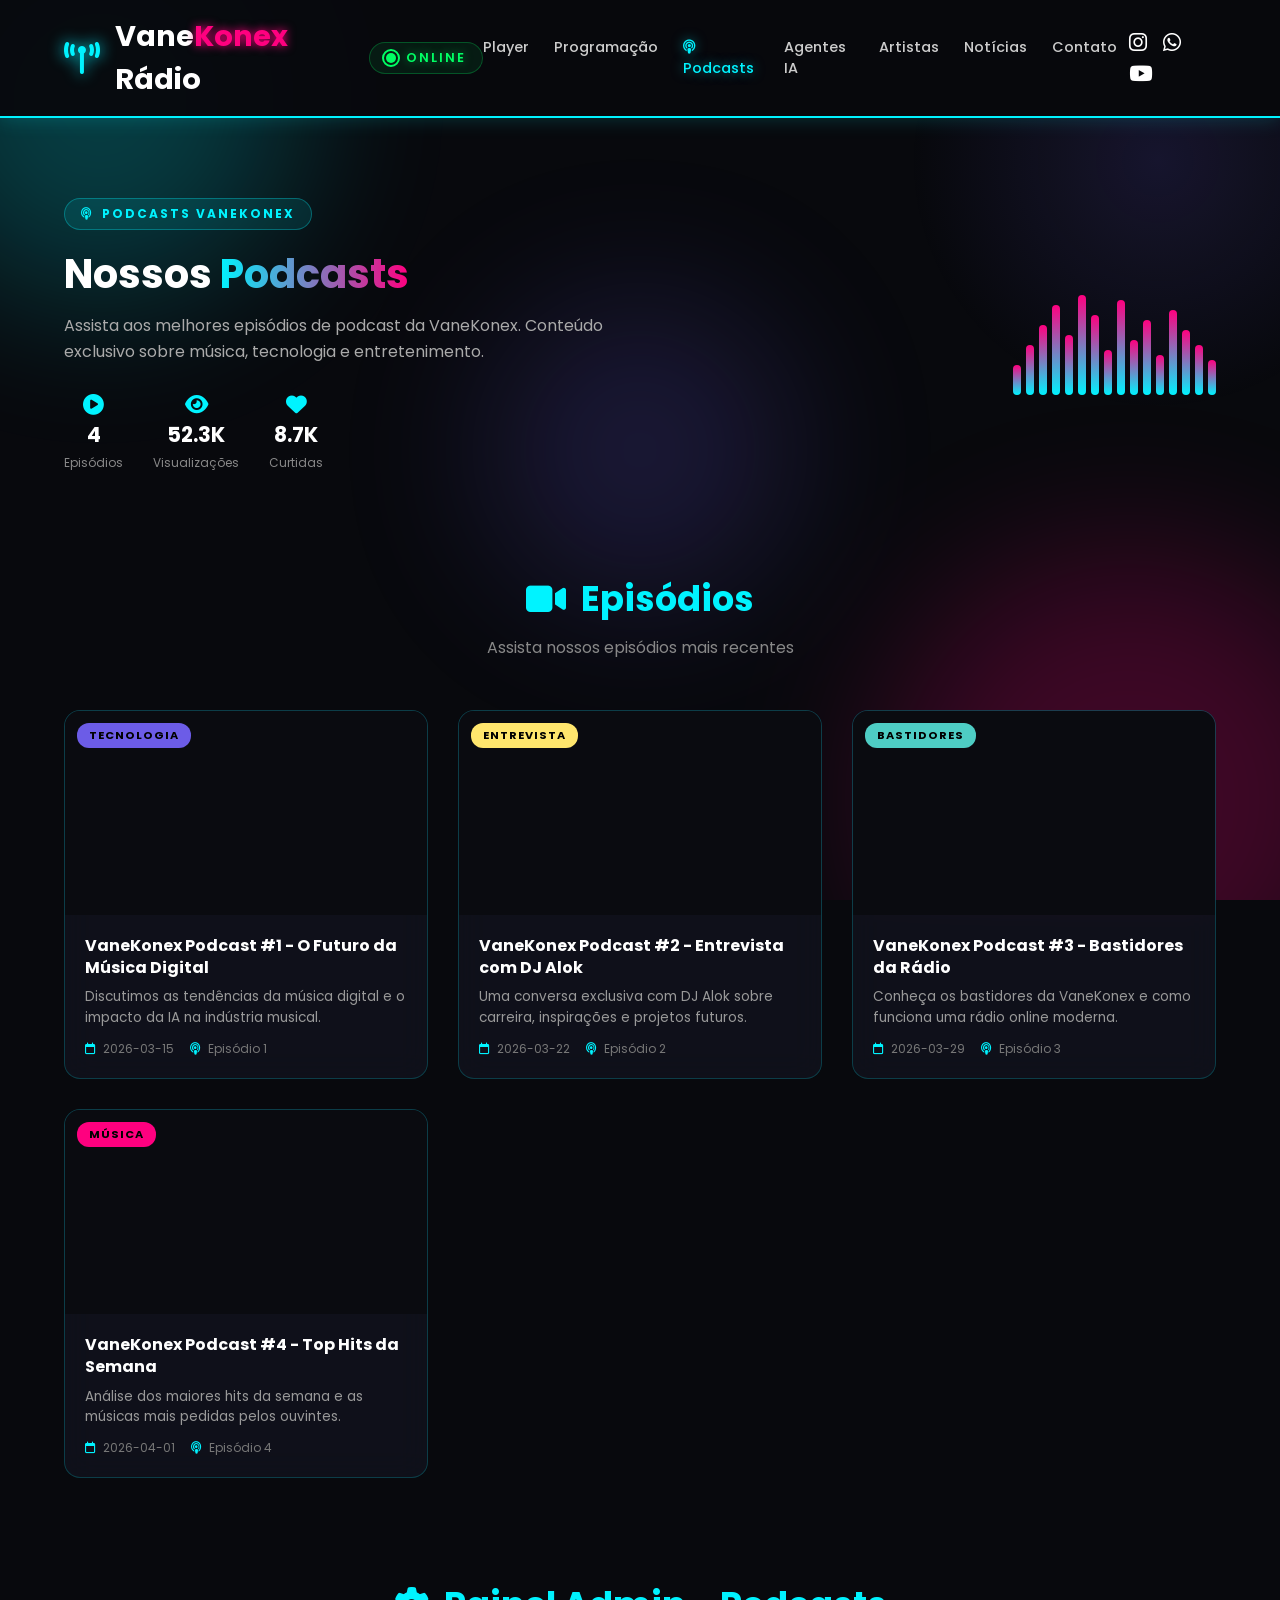
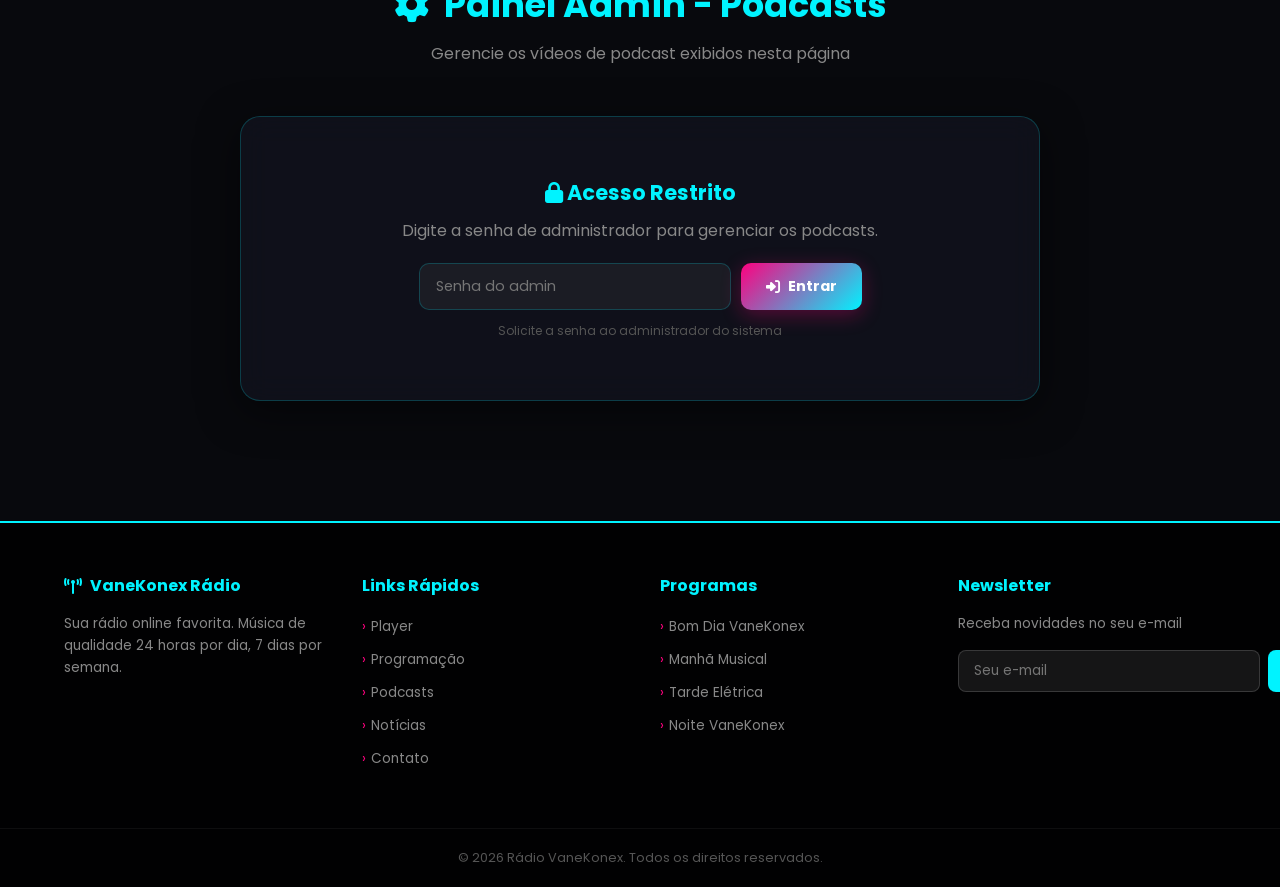
<file: podcast.html>
<!DOCTYPE html>
<html lang="pt-BR">
<head>
    <meta charset="UTF-8">
    <meta name="viewport" content="width=device-width, initial-scale=1.0">
    <title>Podcasts | Rádio VaneKonex</title>
    <link rel="stylesheet" href="style.css">
    <link rel="stylesheet" href="https://cdnjs.cloudflare.com/ajax/libs/font-awesome/6.4.0/css/all.min.css">
</head>
<body>
    <div class="bg-orbs">
        <div class="orb orb-1"></div>
        <div class="orb orb-2"></div>
        <div class="orb orb-3"></div>
    </div>

    <div class="particles" id="particles"></div>
    <div class="cursor-glow" id="cursor-glow"></div>

    <header>
        <div class="logo">
            <i class="fa-solid fa-tower-broadcast neon-icon pulse-anim"></i>
            <h1>Vane<span>Konex</span> Rádio</h1>
        </div>
        <div class="live-indicator" id="live-indicator">
            <span class="live-dot"></span>
            <span class="live-text">ONLINE</span>
        </div>
        <nav class="nav-links">
            <a href="index.html">Player</a>
            <a href="index.html#programacao">Programação</a>
            <a href="podcast.html" class="active-link"><i class="fa-solid fa-podcast"></i> Podcasts</a>
            <a href="index.html#agentes">Agentes IA</a>
            <a href="index.html#artistas">Artistas</a>
            <a href="index.html#noticias">Notícias</a>
            <a href="index.html#contato">Contato</a>
        </nav>
        <div class="social-icons">
            <a href="#" aria-label="Instagram"><i class="fa-brands fa-instagram"></i></a>
            <a href="#" aria-label="WhatsApp"><i class="fa-brands fa-whatsapp"></i></a>
            <a href="#" aria-label="YouTube"><i class="fa-brands fa-youtube"></i></a>
        </div>
        <button class="mobile-menu-btn" id="mobile-menu-btn" aria-label="Menu">
            <i class="fa-solid fa-bars"></i>
        </button>
    </header>

    <!-- Podcast Hero -->
    <section class="podcast-hero scroll-reveal">
        <div class="podcast-hero-content">
            <div class="podcast-hero-badge"><i class="fa-solid fa-podcast"></i> PODCASTS VANEKONEX</div>
            <h2 class="podcast-hero-title">Nossos <span class="neon-text">Podcasts</span></h2>
            <p class="podcast-hero-desc">Assista aos melhores episódios de podcast da VaneKonex. Conteúdo exclusivo sobre música, tecnologia e entretenimento.</p>
            <div class="podcast-hero-stats">
                <div class="podcast-stat">
                    <i class="fa-solid fa-play-circle"></i>
                    <span class="podcast-stat-num" id="podcast-ep-count">0</span>
                    <span>Episódios</span>
                </div>
                <div class="podcast-stat">
                    <i class="fa-solid fa-eye"></i>
                    <span class="podcast-stat-num">52.3K</span>
                    <span>Visualizações</span>
                </div>
                <div class="podcast-stat">
                    <i class="fa-solid fa-heart"></i>
                    <span class="podcast-stat-num">8.7K</span>
                    <span>Curtidas</span>
                </div>
            </div>
        </div>
        <div class="podcast-hero-visual">
            <div class="podcast-waveform">
                <div class="pw-bar"></div><div class="pw-bar"></div><div class="pw-bar"></div>
                <div class="pw-bar"></div><div class="pw-bar"></div><div class="pw-bar"></div>
                <div class="pw-bar"></div><div class="pw-bar"></div><div class="pw-bar"></div>
                <div class="pw-bar"></div><div class="pw-bar"></div><div class="pw-bar"></div>
                <div class="pw-bar"></div><div class="pw-bar"></div><div class="pw-bar"></div>
                <div class="pw-bar"></div>
            </div>
        </div>
    </section>

    <!-- Podcast Grid -->
    <section class="podcast-section">
        <div class="section-header scroll-reveal">
            <h2><i class="fa-solid fa-video"></i> Episódios</h2>
            <p>Assista nossos episódios mais recentes</p>
        </div>
        <div class="podcast-grid" id="podcast-grid">
            <!-- Videos are rendered by JS from localStorage config -->
        </div>
        <div class="podcast-empty" id="podcast-empty" style="display:none;">
            <i class="fa-solid fa-film"></i>
            <h3>Nenhum episódio cadastrado</h3>
            <p>Use o painel admin abaixo para adicionar vídeos de podcast.</p>
        </div>
    </section>

    <!-- Admin Panel -->
    <section class="podcast-admin-section scroll-reveal" id="podcast-admin">
        <div class="section-header">
            <h2><i class="fa-solid fa-gear"></i> Painel Admin - Podcasts</h2>
            <p>Gerencie os vídeos de podcast exibidos nesta página</p>
        </div>
        <div class="podcast-admin-panel glass-panel">
            <div class="admin-auth" id="admin-auth">
                <h3><i class="fa-solid fa-lock"></i> Acesso Restrito</h3>
                <p>Digite a senha de administrador para gerenciar os podcasts.</p>
                <div class="admin-login-form">
                    <input type="password" id="admin-password" placeholder="Senha do admin" autocomplete="off">
                    <button class="btn-neon" id="admin-login-btn"><i class="fa-solid fa-right-to-bracket"></i> Entrar</button>
                </div>
                <small class="admin-hint">Solicite a senha ao administrador do sistema</small>
            </div>

            <div class="admin-content" id="admin-content" style="display:none;">
                <div class="admin-toolbar">
                    <h3><i class="fa-solid fa-list-check"></i> Gerenciar Episódios</h3>
                    <button class="btn-neon-sm" id="admin-logout-btn"><i class="fa-solid fa-right-from-bracket"></i> Sair</button>
                </div>

                <div class="admin-add-form">
                    <h4><i class="fa-solid fa-plus-circle"></i> Adicionar Novo Episódio</h4>
                    <div class="admin-form-grid">
                        <input type="text" id="ep-title" placeholder="Título do episódio" required>
                        <input type="url" id="ep-url" placeholder="URL do vídeo (YouTube, Vimeo, etc.)" required>
                        <input type="text" id="ep-desc" placeholder="Descrição curta">
                        <select id="ep-category">
                            <option value="Geral">Geral</option>
                            <option value="Música">Música</option>
                            <option value="Tecnologia">Tecnologia</option>
                            <option value="Entrevista">Entrevista</option>
                            <option value="Bastidores">Bastidores</option>
                        </select>
                    </div>
                    <button class="btn-neon" id="ep-add-btn"><i class="fa-solid fa-plus"></i> Adicionar Episódio</button>
                </div>

                <div class="admin-list">
                    <h4><i class="fa-solid fa-list"></i> Episódios Cadastrados</h4>
                    <div id="admin-ep-list" class="admin-ep-list">
                        <!-- filled by JS -->
                    </div>
                </div>
            </div>
        </div>
    </section>

    <!-- Footer -->
    <footer>
        <div class="footer-content">
            <div class="footer-col">
                <h4><i class="fa-solid fa-tower-broadcast"></i> VaneKonex Rádio</h4>
                <p>Sua rádio online favorita. Música de qualidade 24 horas por dia, 7 dias por semana.</p>
            </div>
            <div class="footer-col">
                <h4>Links Rápidos</h4>
                <ul>
                    <li><a href="index.html">Player</a></li>
                    <li><a href="index.html#programacao">Programação</a></li>
                    <li><a href="podcast.html">Podcasts</a></li>
                    <li><a href="index.html#noticias">Notícias</a></li>
                    <li><a href="index.html#contato">Contato</a></li>
                </ul>
            </div>
            <div class="footer-col">
                <h4>Programas</h4>
                <ul>
                    <li><a href="index.html">Bom Dia VaneKonex</a></li>
                    <li><a href="index.html">Manhã Musical</a></li>
                    <li><a href="index.html">Tarde Elétrica</a></li>
                    <li><a href="index.html">Noite VaneKonex</a></li>
                </ul>
            </div>
            <div class="footer-col">
                <h4>Newsletter</h4>
                <p>Receba novidades no seu e-mail</p>
                <form class="newsletter-form" id="form-newsletter">
                    <input type="email" placeholder="Seu e-mail" required>
                    <button type="submit"><i class="fa-solid fa-arrow-right"></i></button>
                </form>
            </div>
        </div>
        <div class="footer-bottom">
            <p>&copy; 2026 Rádio VaneKonex. Todos os direitos reservados.</p>
        </div>
    </footer>

    <button class="scroll-top" id="scroll-top" aria-label="Voltar ao topo">
        <i class="fa-solid fa-chevron-up"></i>
    </button>

    <div class="smoke-container" id="smoke-container"></div>

    <script src="podcast.js"></script>
</body>
</html>
</file>
<file: style.css>
@import url('https://fonts.googleapis.com/css2?family=Poppins:wght@300;500;700&display=swap');

:root {
    --bg-color: #08090d;
    --neon-cyan: #00f3ff;
    --neon-magenta: #ff007f;
    --glass-bg: rgba(20, 22, 35, 0.6);
    --glass-border: rgba(0, 243, 255, 0.2);
}

* { margin: 0; padding: 0; box-sizing: border-box; font-family: 'Poppins', sans-serif; }

html { scroll-behavior: smooth; }

body {
    background-color: var(--bg-color);
    color: #fff;
    overflow-x: hidden;
    min-height: 100vh;
    display: flex;
    flex-direction: column;
}

/* Fundo Animado com Orbes */
.bg-orbs {
    position: fixed;
    top: 0; left: 0; width: 100vw; height: 100vh;
    z-index: -1;
    overflow: hidden;
}
.orb {
    position: absolute;
    border-radius: 50%;
    filter: blur(80px);
    opacity: 0.22;
    animation: float 18s infinite alternate ease-in-out;
}
.orb-1 { width: 400px; height: 400px; background: var(--neon-cyan); top: -100px; left: -100px; }
.orb-2 { width: 500px; height: 500px; background: var(--neon-magenta); bottom: -150px; right: -100px; animation-duration: 20s; }
.orb-3 { width: 300px; height: 300px; background: #6c5ce7; top: 50%; left: 50%; transform: translate(-50%, -50%); animation-duration: 25s; opacity: 0.2; }
.orb-4 { width: 350px; height: 350px; background: #00b894; top: 20%; right: -80px; animation-duration: 22s; opacity: 0.15; }
.orb-5 { width: 280px; height: 280px; background: #e17055; bottom: 20%; left: 30%; animation-duration: 28s; opacity: 0.12; }

@keyframes float {
    0% { transform: translate(0, 0) scale(1); }
    100% { transform: translate(30px, 60px) scale(1.1); }
}

/* Partículas flutuantes */
.particles {
    position: fixed;
    top: 0; left: 0;
    width: 100%; height: 100%;
    z-index: -1;
    pointer-events: none;
}
.particle {
    position: absolute;
    width: 4px; height: 4px;
    background: var(--neon-cyan);
    border-radius: 50%;
    opacity: 0;
    animation: particleFloat 6s infinite;
}
@keyframes particleFloat {
    0% { opacity: 0; transform: translateY(100vh) scale(0); }
    10% { opacity: 0.8; }
    90% { opacity: 0.2; }
    100% { opacity: 0; transform: translateY(-10vh) scale(1); }
}

/* Glassmorphism Premium */
.glass-panel {
    background: var(--glass-bg);
    backdrop-filter: blur(15px);
    border: 1px solid var(--glass-border);
    border-radius: 20px;
    box-shadow: 0 10px 40px rgba(0, 0, 0, 0.5);
    padding: 30px;
}

/* Scroll Reveal */
.scroll-reveal {
    opacity: 0;
    transform: translateY(40px);
    transition: opacity 0.8s ease, transform 0.8s ease;
}
.scroll-reveal.revealed {
    opacity: 1;
    transform: translateY(0);
}

/* Header */
header {
    display: flex; justify-content: space-between; align-items: center;
    padding: 15px 5%;
    background: rgba(8, 9, 13, 0.95);
    border-bottom: 2px solid var(--neon-cyan);
    box-shadow: 0 0 20px rgba(0, 243, 255, 0.2);
    position: sticky;
    top: 0;
    z-index: 1000;
    transition: padding 0.3s, background 0.3s;
}
header.scrolled {
    padding: 10px 5%;
    background: rgba(8, 9, 13, 0.98);
}
.logo { display: flex; align-items: center; gap: 15px; }
.neon-icon { font-size: 2rem; color: var(--neon-cyan); text-shadow: 0 0 15px var(--neon-cyan); }
.logo h1 { font-weight: 700; font-size: 1.8rem; }
.logo span { color: var(--neon-magenta); text-shadow: 0 0 10px var(--neon-magenta); }

/* Navigation */
.nav-links { display: flex; gap: 25px; }
.nav-links a {
    color: #ccc; text-decoration: none; font-size: 0.9rem; font-weight: 500;
    transition: 0.3s; position: relative;
}
.nav-links a::after {
    content: ''; position: absolute; bottom: -5px; left: 0;
    width: 0; height: 2px; background: var(--neon-cyan);
    transition: width 0.3s;
}
.nav-links a:hover { color: var(--neon-cyan); }
.nav-links a:hover::after { width: 100%; }

.mobile-menu-btn {
    display: none; background: none; border: none; color: #fff;
    font-size: 1.5rem; cursor: pointer;
}

.social-icons a { color: #fff; font-size: 1.3rem; margin-left: 12px; transition: 0.3s; }
.social-icons a:hover { color: var(--neon-magenta); text-shadow: 0 0 10px var(--neon-magenta); transform: scale(1.2); }

/* Hero Banner */
.hero-banner {
    padding: 80px 5% 60px;
    display: flex;
    align-items: center;
    justify-content: space-between;
    gap: 40px;
    max-width: 1400px;
    margin: 0 auto;
    width: 100%;
}
.hero-content { flex: 1; }
.hero-badge {
    display: inline-block;
    background: linear-gradient(135deg, var(--neon-magenta), var(--neon-cyan));
    padding: 8px 20px;
    border-radius: 30px;
    font-size: 0.75rem;
    font-weight: 700;
    letter-spacing: 2px;
    margin-bottom: 20px;
    animation: pulse-glow 2s infinite alternate;
}
.hero-title {
    font-size: 3rem;
    line-height: 1.2;
    margin-bottom: 20px;
}
.hero-title .typed-text { color: var(--neon-cyan); text-shadow: 0 0 20px rgba(0,243,255,0.5); }
.cursor-blink { animation: blink 0.8s infinite; color: var(--neon-cyan); }
@keyframes blink { 0%,100% { opacity: 1; } 50% { opacity: 0; } }
.hero-desc { color: #aaa; font-size: 1.1rem; margin-bottom: 30px; line-height: 1.6; }

.hero-stats {
    display: flex; gap: 30px; margin-bottom: 35px; flex-wrap: wrap;
}
.stat-item {
    text-align: center;
    background: rgba(255,255,255,0.05);
    border: 1px solid rgba(255,255,255,0.1);
    border-radius: 15px;
    padding: 15px 20px;
    min-width: 100px;
    transition: 0.3s;
}
.stat-item:hover {
    transform: translateY(-5px);
    border-color: var(--neon-cyan);
    box-shadow: 0 5px 20px rgba(0,243,255,0.2);
}
.stat-item i { font-size: 1.5rem; color: var(--neon-cyan); display: block; margin-bottom: 8px; }
.stat-number { font-size: 1.8rem; font-weight: 700; color: #fff; display: block; }
.stat-label { font-size: 0.75rem; color: #888; display: block; margin-top: 3px; }

.hero-cta {
    display: inline-flex; align-items: center; gap: 10px;
    background: linear-gradient(135deg, var(--neon-magenta), var(--neon-cyan));
    color: #fff; text-decoration: none;
    padding: 15px 35px; border-radius: 50px;
    font-weight: 700; font-size: 1rem;
    transition: 0.3s;
    box-shadow: 0 5px 25px rgba(255,0,127,0.4);
}
.hero-cta:hover { transform: translateY(-3px) scale(1.05); box-shadow: 0 10px 35px rgba(255,0,127,0.6); }

.hero-visual { flex: 0 0 300px; display: flex; justify-content: center; align-items: center; }
.sound-wave-hero { display: flex; align-items: center; gap: 6px; height: 200px; }
.wave-bar {
    width: 10px;
    background: linear-gradient(to top, var(--neon-magenta), var(--neon-cyan));
    border-radius: 5px;
    animation: waveAnim 1.2s ease-in-out infinite alternate;
}
.wave-bar:nth-child(1) { height: 40px; animation-delay: 0s; }
.wave-bar:nth-child(2) { height: 80px; animation-delay: 0.1s; }
.wave-bar:nth-child(3) { height: 60px; animation-delay: 0.2s; }
.wave-bar:nth-child(4) { height: 120px; animation-delay: 0.3s; }
.wave-bar:nth-child(5) { height: 90px; animation-delay: 0.4s; }
.wave-bar:nth-child(6) { height: 150px; animation-delay: 0.5s; }
.wave-bar:nth-child(7) { height: 110px; animation-delay: 0.6s; }
.wave-bar:nth-child(8) { height: 70px; animation-delay: 0.7s; }
.wave-bar:nth-child(9) { height: 130px; animation-delay: 0.8s; }
.wave-bar:nth-child(10) { height: 50px; animation-delay: 0.9s; }
.wave-bar:nth-child(11) { height: 100px; animation-delay: 1.0s; }
.wave-bar:nth-child(12) { height: 60px; animation-delay: 1.1s; }
@keyframes waveAnim {
    0% { transform: scaleY(0.3); }
    100% { transform: scaleY(1); }
}

/* Layout Principal em Colunas */
.main-container {
    display: flex;
    flex-wrap: wrap;
    gap: 30px;
    padding: 40px 5%;
    flex: 1;
    max-width: 1400px;
    margin: 0 auto;
    width: 100%;
}

/* Player Section (Esquerda) */
#player-section {
    flex: 2;
    min-width: 350px;
    text-align: center;
    position: relative;
    display: flex;
    flex-direction: column;
    align-items: center;
}

.now-playing-badge {
    background: var(--neon-magenta);
    color: white;
    padding: 6px 18px;
    border-radius: 20px;
    font-size: 0.82rem;
    font-weight: 700;
    letter-spacing: 2px;
    margin-bottom: 20px;
    animation: pulse-glow 2.5s infinite alternate;
    transition: background 0.4s ease;
    display: inline-flex;
    align-items: center;
    gap: 7px;
}
.now-playing-badge.standby {
    background: rgba(255,255,255,0.1);
    animation: none;
    box-shadow: none;
    border: 1px solid rgba(255,255,255,0.15);
}

/* Animação do Vinil */
.vinyl-container { margin: 20px 0; }
.vinyl {
    width: 250px; height: 250px;
    background: radial-gradient(circle, #111 40%, #000 100%);
    border-radius: 50%;
    border: 5px solid #333;
    box-shadow: 0 0 30px rgba(0, 243, 255, 0.3);
    display: flex; justify-content: center; align-items: center;
    transition: all 0.3s;
}
.vinyl.spinning {
    animation: spin 3s linear infinite;
    border-color: var(--neon-cyan);
    box-shadow: 0 0 40px rgba(0, 243, 255, 0.6);
}
.vinyl-center {
    width: 80px; height: 80px;
    background: linear-gradient(45deg, var(--neon-magenta), var(--neon-cyan));
    border-radius: 50%;
    display: flex; justify-content: center; align-items: center;
    font-size: 2rem; color: #fff;
    border: 4px solid #000;
}

@keyframes spin { 100% { transform: rotate(360deg); } }
@keyframes pulse-glow { 100% { box-shadow: 0 0 20px var(--neon-magenta); } }

/* Textos da Música */
.track-info { width: 100%; margin: 20px 0; overflow: hidden; }
.track-info h2 { font-size: 2rem; color: var(--neon-cyan); margin-bottom: 5px; white-space: nowrap; }
.track-info h3 { font-size: 1.2rem; color: #ccc; font-weight: 300; }

/* Barra de Progresso */
.progress-container {
    width: 100%; display: flex; align-items: center; gap: 15px; margin: 20px 0; font-size: 0.9rem; color: #aaa;
}
.progress-bar {
    flex: 1; height: 6px; background: rgba(255,255,255,0.1); border-radius: 3px; overflow: hidden; cursor: pointer;
}
.progress {
    height: 100%; background: var(--neon-cyan); width: 0%; box-shadow: 0 0 10px var(--neon-cyan); transition: width 0.1s linear;
}

/* Botão Play */
#btn-play-pause {
    background: linear-gradient(45deg, var(--neon-magenta), var(--neon-cyan));
    border: none; border-radius: 50%; width: 80px; height: 80px;
    font-size: 2rem; color: white; cursor: pointer;
    box-shadow: 0 0 25px rgba(255, 0, 127, 0.5); transition: 0.3s;
}
#btn-play-pause:hover { transform: scale(1.1); }

/* Volume Control */
.volume-control {
    display: flex; align-items: center; gap: 10px;
    margin-top: 20px; width: 80%; color: #888;
}
.volume-control i { font-size: 1rem; }
#volume-slider {
    flex: 1; height: 5px; -webkit-appearance: none; appearance: none;
    background: rgba(255,255,255,0.15); border-radius: 3px; outline: none;
    cursor: pointer;
}
#volume-slider::-webkit-slider-thumb {
    -webkit-appearance: none; appearance: none;
    width: 16px; height: 16px; border-radius: 50%;
    background: var(--neon-cyan); cursor: pointer;
    box-shadow: 0 0 10px var(--neon-cyan);
}

/* Sidebar (Direita) */
.sidebar { flex: 1; min-width: 300px; display: flex; flex-direction: column; gap: 30px; }

.sidebar h3 { color: var(--neon-cyan); margin-bottom: 20px; font-size: 1.2rem; display: flex; align-items: center; gap: 10px; border-bottom: 1px solid rgba(255,255,255,0.1); padding-bottom: 10px; }

#lista-proximas { list-style: none; display: flex; flex-direction: column; gap: 15px; }
#lista-proximas li {
    background: rgba(0,0,0,0.3); padding: 15px; border-radius: 10px;
    border-left: 3px solid var(--neon-magenta); font-size: 0.9rem;
    transition: 0.3s;
}
#lista-proximas li:hover { transform: translateX(5px); background: rgba(255,255,255,0.05); }

/* App download badges */
.app-download-badges { display: flex; gap: 10px; margin-top: 15px; flex-wrap: wrap; }
.app-badge {
    display: inline-flex; align-items: center; gap: 8px;
    background: rgba(255,255,255,0.08); border: 1px solid rgba(255,255,255,0.15);
    color: #fff; text-decoration: none;
    padding: 8px 15px; border-radius: 8px; font-size: 0.8rem;
    transition: 0.3s;
}
.app-badge:hover { background: rgba(255,255,255,0.15); transform: translateY(-2px); }

/* Pedido Musical */
.pedido-musical h3 { color: var(--neon-magenta); }
#form-pedido { display: flex; flex-direction: column; gap: 10px; }
#form-pedido input, #form-pedido textarea {
    background: rgba(0,0,0,0.4); border: 1px solid rgba(255,255,255,0.1);
    color: #fff; padding: 12px 15px; border-radius: 10px; font-size: 0.85rem;
    outline: none; transition: 0.3s; resize: none;
}
#form-pedido input:focus, #form-pedido textarea:focus {
    border-color: var(--neon-magenta);
    box-shadow: 0 0 10px rgba(255,0,127,0.2);
}

/* Botão Neon */
.btn-neon {
    background: linear-gradient(135deg, var(--neon-magenta), var(--neon-cyan));
    color: #fff; border: none; padding: 12px 25px; border-radius: 10px;
    font-weight: 700; cursor: pointer; font-size: 0.9rem;
    display: inline-flex; align-items: center; gap: 8px;
    transition: 0.3s;
    box-shadow: 0 5px 20px rgba(255,0,127,0.3);
}
.btn-neon:hover { transform: translateY(-2px); box-shadow: 0 8px 30px rgba(255,0,127,0.5); }

/* Seções Completas */
.section-full {
    padding: 60px 5%;
    max-width: 1400px;
    margin: 0 auto;
    width: 100%;
}
.section-header {
    text-align: center;
    margin-bottom: 50px;
}
.section-header h2 {
    font-size: 2.2rem;
    color: var(--neon-cyan);
    margin-bottom: 10px;
    display: inline-flex; align-items: center; gap: 15px;
}
.section-header p { color: #888; font-size: 1rem; }

/* Grade de Programação */
.programacao-grid {
    display: grid;
    grid-template-columns: repeat(auto-fill, minmax(280px, 1fr));
    gap: 25px;
}
.programa-card {
    background: var(--glass-bg);
    backdrop-filter: blur(10px);
    border: 1px solid rgba(255,255,255,0.08);
    border-radius: 15px;
    padding: 25px;
    text-align: center;
    transition: 0.4s;
    position: relative;
    overflow: hidden;
}
.programa-card::before {
    content: '';
    position: absolute; top: 0; left: 0;
    width: 100%; height: 3px;
    background: linear-gradient(90deg, var(--neon-cyan), var(--neon-magenta));
    opacity: 0; transition: 0.4s;
}
.programa-card:hover::before { opacity: 1; }
.programa-card:hover {
    transform: translateY(-8px);
    border-color: var(--glass-border);
    box-shadow: 0 15px 40px rgba(0,243,255,0.15);
}
.programa-card.active-program {
    border-color: var(--neon-cyan);
    box-shadow: 0 0 25px rgba(0,243,255,0.2);
}
.programa-horario {
    font-size: 0.85rem; color: var(--neon-cyan); font-weight: 700;
    margin-bottom: 10px;
}
.programa-icon {
    font-size: 2.5rem; color: var(--neon-magenta);
    margin-bottom: 15px;
    animation: iconPulse 3s ease-in-out infinite;
}
@keyframes iconPulse {
    0%, 100% { transform: scale(1); }
    50% { transform: scale(1.1); }
}
.programa-card h4 { font-size: 1.1rem; margin-bottom: 8px; }
.programa-card p { font-size: 0.85rem; color: #888; margin-bottom: 12px; }
.programa-dj { font-size: 0.8rem; color: var(--neon-cyan); display: flex; align-items: center; gap: 6px; justify-content: center; }
.programa-badge {
    display: inline-block;
    margin-top: 10px;
    font-size: 0.7rem; font-weight: 700; letter-spacing: 1px;
}
.ao-vivo-badge {
    background: var(--neon-magenta); color: #fff;
    padding: 4px 12px; border-radius: 15px;
    animation: pulse-glow 1.5s infinite alternate;
}

/* Gêneros Musicais */
.generos-grid {
    display: grid;
    grid-template-columns: repeat(auto-fill, minmax(150px, 1fr));
    gap: 20px;
}
.genero-card {
    background: rgba(255,255,255,0.03);
    border: 1px solid rgba(255,255,255,0.08);
    border-radius: 15px;
    padding: 25px 15px;
    text-align: center;
    transition: 0.4s;
    cursor: pointer;
}
.genero-card:hover {
    transform: translateY(-8px) scale(1.02);
    background: rgba(255,255,255,0.08);
    border-color: var(--accent);
    box-shadow: 0 10px 30px rgba(0,0,0,0.4);
}
.genero-card i {
    font-size: 2rem;
    color: var(--accent);
    display: block;
    margin-bottom: 12px;
    transition: 0.3s;
}
.genero-card:hover i { transform: scale(1.3) rotate(10deg); }
.genero-card span { font-size: 0.9rem; font-weight: 500; color: #ccc; }

/* Notícias */
.noticias-grid {
    display: grid;
    grid-template-columns: repeat(auto-fill, minmax(350px, 1fr));
    gap: 25px;
}
.noticia-card {
    background: var(--glass-bg);
    border: 1px solid rgba(255,255,255,0.08);
    border-radius: 15px;
    overflow: hidden;
    transition: 0.4s;
}
.noticia-card:hover {
    transform: translateY(-5px);
    box-shadow: 0 15px 40px rgba(0,0,0,0.5);
    border-color: var(--glass-border);
}
.noticia-destaque {
    grid-column: 1 / -1;
}
.noticia-destaque .noticia-img img { height: 300px; }
.noticia-img { position: relative; overflow: hidden; }
.noticia-img img {
    width: 100%; height: 200px; object-fit: cover;
    transition: 0.5s;
}
.noticia-card:hover .noticia-img img { transform: scale(1.05); }
.noticia-tag {
    position: absolute; top: 15px; left: 15px;
    background: var(--neon-magenta); color: #fff;
    padding: 4px 12px; border-radius: 5px;
    font-size: 0.75rem; font-weight: 700;
}
.noticia-content { padding: 20px; }
.noticia-data { font-size: 0.8rem; color: #666; margin-bottom: 8px; display: block; }
.noticia-content h3 { font-size: 1.1rem; margin-bottom: 10px; line-height: 1.4; }
.noticia-content p { font-size: 0.85rem; color: #999; line-height: 1.5; margin-bottom: 15px; }
.noticia-link {
    color: var(--neon-cyan); text-decoration: none; font-size: 0.85rem; font-weight: 500;
    display: inline-flex; align-items: center; gap: 6px; transition: 0.3s;
}
.noticia-link:hover { gap: 12px; }

/* Galeria */
.galeria-grid {
    display: grid;
    grid-template-columns: repeat(auto-fill, minmax(250px, 1fr));
    gap: 20px;
}
.galeria-item {
    position: relative;
    border-radius: 15px;
    overflow: hidden;
    cursor: pointer;
    aspect-ratio: 4/3;
}
.galeria-item img {
    width: 100%; height: 100%; object-fit: cover;
    transition: 0.5s;
}
.galeria-overlay {
    position: absolute; inset: 0;
    background: rgba(0,0,0,0.7);
    display: flex; flex-direction: column;
    justify-content: center; align-items: center;
    gap: 10px;
    opacity: 0; transition: 0.4s;
}
.galeria-item:hover .galeria-overlay { opacity: 1; }
.galeria-item:hover img { transform: scale(1.1); }
.galeria-overlay i { font-size: 2rem; color: var(--neon-cyan); }
.galeria-overlay span { font-size: 0.9rem; color: #fff; }

/* Parceiros Grid */
.parceiros-grid {
    display: grid;
    grid-template-columns: repeat(auto-fill, minmax(220px, 1fr));
    gap: 24px;
}
.parceiro-card {
    background: rgba(255,255,255,0.04);
    border: 1px solid rgba(0,243,255,0.12);
    border-radius: 18px;
    padding: 28px 22px 20px;
    text-align: center;
    transition: transform 0.35s ease, box-shadow 0.35s ease, border-color 0.35s ease;
    backdrop-filter: blur(8px);
}
.parceiro-card:hover {
    transform: translateY(-6px);
    border-color: var(--neon-cyan);
    box-shadow: 0 12px 32px rgba(0,243,255,0.14);
    background: rgba(255,255,255,0.07);
}
.parceiro-logo {
    margin-bottom: 14px;
    padding: 10px;
    background: rgba(255,255,255,0.03);
    border-radius: 12px;
}
.parceiro-logo svg {
    width: 100%;
    max-width: 170px;
    height: auto;
    transition: transform 0.3s ease, filter 0.3s ease;
    filter: drop-shadow(0 0 6px rgba(0,243,255,0.1));
}
.parceiro-card:hover .parceiro-logo svg {
    transform: scale(1.05);
    filter: drop-shadow(0 0 10px rgba(0,243,255,0.25));
}
.parceiro-card p {
    font-size: 0.8rem;
    color: #999;
    margin-top: 4px;
}

/* Sobre a Rádio */
.sobre-container {
    display: flex;
    gap: 50px;
    align-items: center;
    flex-wrap: wrap;
}
.sobre-texto { flex: 1; min-width: 300px; }
.sobre-texto h3 {
    font-size: 1.8rem; color: var(--neon-cyan); margin-bottom: 20px;
}
.sobre-texto p {
    color: #aaa; font-size: 0.95rem; line-height: 1.7; margin-bottom: 15px;
}
.sobre-features {
    display: grid; grid-template-columns: repeat(2, 1fr);
    gap: 15px; margin-top: 25px;
}
.feature-item {
    display: flex; align-items: center; gap: 10px;
    background: rgba(255,255,255,0.04);
    border: 1px solid rgba(255,255,255,0.08);
    padding: 12px 15px; border-radius: 10px;
    transition: 0.3s;
}
.feature-item:hover {
    border-color: var(--neon-cyan);
    transform: translateX(5px);
}
.feature-item i { color: var(--neon-cyan); font-size: 1.2rem; }
.feature-item span { font-size: 0.85rem; color: #ccc; }

.sobre-img { flex: 0 0 400px; }
.sobre-img img {
    width: 100%; border-radius: 20px;
    border: 2px solid var(--glass-border);
    box-shadow: 0 20px 50px rgba(0,0,0,0.5);
    transition: 0.4s;
}
.sobre-img img:hover { transform: scale(1.02); box-shadow: 0 25px 60px rgba(0,243,255,0.2); }

/* Contato */
.contato-container {
    display: flex; gap: 50px; flex-wrap: wrap;
}
.contato-info { flex: 1; min-width: 280px; display: flex; flex-direction: column; gap: 20px; }
.contato-item {
    display: flex; align-items: center; gap: 15px;
    background: rgba(255,255,255,0.03);
    border: 1px solid rgba(255,255,255,0.08);
    padding: 18px 20px; border-radius: 12px;
    transition: 0.3s;
}
.contato-item:hover {
    border-color: var(--neon-cyan);
    transform: translateX(5px);
}
.contato-item i {
    font-size: 1.5rem; color: var(--neon-cyan);
    width: 45px; height: 45px;
    display: flex; align-items: center; justify-content: center;
    background: rgba(0,243,255,0.1);
    border-radius: 10px;
}
.contato-item h4 { font-size: 0.9rem; margin-bottom: 3px; }
.contato-item p { font-size: 0.85rem; color: #888; }
.contato-socials {
    display: flex; gap: 15px; margin-top: 10px;
}
.contato-socials a {
    color: #fff; font-size: 1.5rem;
    width: 50px; height: 50px;
    display: flex; align-items: center; justify-content: center;
    background: rgba(255,255,255,0.05);
    border: 1px solid rgba(255,255,255,0.1);
    border-radius: 12px;
    transition: 0.3s; text-decoration: none;
}
.contato-socials a:hover {
    background: var(--neon-magenta); border-color: var(--neon-magenta);
    transform: translateY(-3px);
}

.contato-form {
    flex: 1; min-width: 300px;
    display: flex; flex-direction: column; gap: 15px;
}
.contato-form input, .contato-form textarea {
    background: rgba(0,0,0,0.4);
    border: 1px solid rgba(255,255,255,0.1);
    color: #fff; padding: 15px 18px; border-radius: 12px;
    font-size: 0.9rem; outline: none; transition: 0.3s;
    resize: none;
}
.contato-form input:focus, .contato-form textarea:focus {
    border-color: var(--neon-cyan);
    box-shadow: 0 0 10px rgba(0,243,255,0.2);
}

/* Footer */
footer {
    background: rgba(0,0,0,0.8);
    border-top: 2px solid var(--neon-cyan);
    padding: 0;
    margin-top: 40px;
}
.footer-content {
    display: grid;
    grid-template-columns: repeat(auto-fit, minmax(220px, 1fr));
    gap: 40px;
    padding: 50px 5%;
    max-width: 1400px;
    margin: 0 auto;
}
.footer-col h4 {
    color: var(--neon-cyan); margin-bottom: 15px; font-size: 1rem;
    display: flex; align-items: center; gap: 8px;
}
.footer-col p { color: #888; font-size: 0.85rem; line-height: 1.6; }
.footer-col ul { list-style: none; }
.footer-col ul li { margin-bottom: 8px; }
.footer-col ul a {
    color: #888; text-decoration: none; font-size: 0.85rem;
    transition: 0.3s; display: inline-flex; align-items: center; gap: 5px;
}
.footer-col ul a:hover { color: var(--neon-cyan); transform: translateX(5px); }
.footer-col ul a::before { content: '›'; color: var(--neon-magenta); }

.newsletter-form {
    display: flex; gap: 8px; margin-top: 15px;
}
.newsletter-form input {
    flex: 1;
    background: rgba(255,255,255,0.08);
    border: 1px solid rgba(255,255,255,0.15);
    color: #fff; padding: 10px 15px; border-radius: 8px;
    font-size: 0.85rem; outline: none;
}
.newsletter-form input:focus { border-color: var(--neon-cyan); }
.newsletter-form button {
    background: var(--neon-cyan);
    border: none; color: #000; padding: 10px 15px;
    border-radius: 8px; cursor: pointer; font-weight: 700;
    transition: 0.3s;
}
.newsletter-form button:hover { background: var(--neon-magenta); color: #fff; }

.footer-bottom {
    text-align: center;
    padding: 20px;
    border-top: 1px solid rgba(255,255,255,0.05);
    color: #555; font-size: 0.8rem;
}

/* Chatbot */
.chatbot-toggle {
    position: fixed; bottom: 25px; right: 25px;
    width: 65px; height: 65px;
    background: linear-gradient(135deg, var(--neon-magenta), var(--neon-cyan));
    border-radius: 50%;
    display: flex; align-items: center; justify-content: center;
    font-size: 1.8rem; color: #fff; cursor: pointer;
    box-shadow: 0 5px 25px rgba(255,0,127,0.4);
    z-index: 1001;
    transition: 0.3s;
    animation: chatBounce 3s ease-in-out infinite;
}
.chatbot-toggle:hover { transform: scale(1.1); }
@keyframes chatBounce {
    0%, 100% { transform: translateY(0); }
    50% { transform: translateY(-8px); }
}
.chat-notification {
    position: absolute; top: -5px; right: -5px;
    background: #ff3333; color: #fff;
    width: 22px; height: 22px; border-radius: 50%;
    font-size: 0.7rem; font-weight: 700;
    display: flex; align-items: center; justify-content: center;
    animation: pulse-glow 1s infinite alternate;
}

.chatbot-container {
    position: fixed; bottom: 100px; right: 25px;
    width: 380px; max-height: 520px;
    background: rgba(15,15,25,0.98);
    border: 1px solid var(--glass-border);
    border-radius: 20px;
    box-shadow: 0 20px 60px rgba(0,0,0,0.7);
    z-index: 1001;
    display: none;
    flex-direction: column;
    overflow: hidden;
    animation: chatSlideIn 0.4s ease;
}
.chatbot-container.active { display: flex; }
@keyframes chatSlideIn {
    from { opacity: 0; transform: translateY(20px) scale(0.9); }
    to { opacity: 1; transform: translateY(0) scale(1); }
}

.chatbot-header {
    display: flex; align-items: center; gap: 12px;
    padding: 18px 20px;
    background: linear-gradient(135deg, rgba(255,0,127,0.15), rgba(0,243,255,0.15));
    border-bottom: 1px solid rgba(255,255,255,0.08);
}
.chatbot-avatar {
    width: 45px; height: 45px;
    background: linear-gradient(135deg, var(--neon-magenta), var(--neon-cyan));
    border-radius: 50%;
    display: flex; align-items: center; justify-content: center;
    font-size: 1.2rem; color: #fff;
}
.chatbot-header h4 { font-size: 1rem; margin: 0; }
.bot-status {
    font-size: 0.7rem; color: #0f0;
    background: rgba(0,255,0,0.1); padding: 2px 8px;
    border-radius: 10px; margin-left: 8px;
}
.chatbot-header small { color: #888; font-size: 0.75rem; }
.chatbot-close {
    margin-left: auto;
    background: none; border: none; color: #888;
    font-size: 1.2rem; cursor: pointer; transition: 0.3s;
}
.chatbot-close:hover { color: var(--neon-magenta); }

.chatbot-messages {
    flex: 1; overflow-y: auto; padding: 20px;
    display: flex; flex-direction: column; gap: 15px;
    max-height: 340px;
}
.chat-message {
    display: flex; gap: 10px; align-items: flex-start;
    animation: msgFadeIn 0.4s ease;
}
@keyframes msgFadeIn {
    from { opacity: 0; transform: translateY(10px); }
    to { opacity: 1; transform: translateY(0); }
}
.user-message { flex-direction: row-reverse; }
.message-avatar {
    width: 32px; height: 32px; min-width: 32px;
    background: linear-gradient(135deg, var(--neon-magenta), var(--neon-cyan));
    border-radius: 50%;
    display: flex; align-items: center; justify-content: center;
    font-size: 0.8rem; color: #fff;
}
.user-message .message-avatar { background: rgba(255,255,255,0.15); }
.message-content {
    background: rgba(255,255,255,0.06);
    border: 1px solid rgba(255,255,255,0.08);
    border-radius: 15px;
    padding: 12px 16px;
    max-width: 80%;
    font-size: 0.85rem; line-height: 1.5;
    color: #ddd;
}
.user-message .message-content {
    background: linear-gradient(135deg, rgba(255,0,127,0.15), rgba(0,243,255,0.15));
    border-color: rgba(0,243,255,0.2);
}
.quick-replies { display: flex; flex-wrap: wrap; gap: 8px; margin-top: 10px; }
.quick-reply {
    background: rgba(255,255,255,0.08);
    border: 1px solid rgba(255,255,255,0.15);
    color: #fff; padding: 6px 14px; border-radius: 20px;
    font-size: 0.75rem; cursor: pointer;
    transition: 0.3s;
}
.quick-reply:hover {
    background: var(--neon-cyan); color: #000; border-color: var(--neon-cyan);
}

.chatbot-input {
    display: flex; gap: 8px;
    padding: 15px 20px;
    border-top: 1px solid rgba(255,255,255,0.08);
}
#chatbot-input-field {
    flex: 1;
    background: rgba(255,255,255,0.06);
    border: 1px solid rgba(255,255,255,0.1);
    color: #fff; padding: 12px 15px; border-radius: 25px;
    font-size: 0.85rem; outline: none;
}
#chatbot-input-field:focus { border-color: var(--neon-cyan); }
#chatbot-send {
    background: linear-gradient(135deg, var(--neon-magenta), var(--neon-cyan));
    border: none; color: #fff; width: 45px; height: 45px;
    border-radius: 50%; font-size: 1rem; cursor: pointer;
    transition: 0.3s;
}
#chatbot-send:hover { transform: scale(1.1); }

/* Scroll To Top */
.scroll-top {
    position: fixed; bottom: 100px; right: 30px;
    width: 45px; height: 45px;
    background: var(--neon-cyan);
    border: none; border-radius: 50%;
    color: #000; font-size: 1rem; cursor: pointer;
    opacity: 0; visibility: hidden;
    transition: 0.4s; z-index: 999;
    box-shadow: 0 5px 15px rgba(0,243,255,0.3);
}
.scroll-top.visible { opacity: 1; visibility: visible; }
.scroll-top:hover { background: var(--neon-magenta); color: #fff; transform: translateY(-3px); }

/* Typing indicator */
.typing-indicator {
    display: flex; gap: 4px; padding: 5px;
}
.typing-indicator span {
    width: 8px; height: 8px;
    background: var(--neon-cyan);
    border-radius: 50%;
    animation: typingBounce 1.4s infinite ease-in-out;
}
.typing-indicator span:nth-child(1) { animation-delay: 0s; }
.typing-indicator span:nth-child(2) { animation-delay: 0.2s; }
.typing-indicator span:nth-child(3) { animation-delay: 0.4s; }
@keyframes typingBounce {
    0%, 60%, 100% { transform: translateY(0); opacity: 0.4; }
    30% { transform: translateY(-8px); opacity: 1; }
}

/* Equalizador */
.equalizer { display: flex; justify-content: center; align-items: flex-end; gap: 5px; height: 40px; margin-bottom: 15px; }
.bar { width: 6px; background: var(--neon-magenta); border-radius: 3px; animation: bounce 0.8s infinite alternate; }
.equalizer.paused .bar { animation-play-state: paused; height: 5px !important; }
.bar:nth-child(1) { height: 15px; animation-delay: 0.1s; }
.bar:nth-child(2) { height: 35px; animation-delay: 0.3s; background: var(--neon-cyan); }
.bar:nth-child(3) { height: 25px; animation-delay: 0.0s; }
.bar:nth-child(4) { height: 40px; animation-delay: 0.4s; background: var(--neon-cyan); }
.bar:nth-child(5) { height: 20px; animation-delay: 0.2s; }
@keyframes bounce { 0% { height: 5px; } 100% { height: 40px; } }

/* Responsivo */
@media (max-width: 900px) {
    .nav-links { display: none; }
    .nav-links.active {
        display: flex; flex-direction: column;
        position: absolute; top: 100%; left: 0; right: 0;
        background: rgba(8,9,13,0.98); padding: 20px 5%;
        border-bottom: 2px solid var(--neon-cyan);
        gap: 15px;
    }
    .mobile-menu-btn { display: block; }
    .social-icons { display: none; }
    .hero-banner { flex-direction: column; text-align: center; padding: 50px 5% 30px; }
    .hero-visual { display: none; }
    .hero-title { font-size: 2rem; }
    .hero-stats { justify-content: center; }
    .sobre-container { flex-direction: column; }
    .sobre-img { flex: auto; }
    .sobre-features { grid-template-columns: 1fr; }
    .noticias-grid { grid-template-columns: 1fr; }
    .noticia-destaque { grid-column: auto; }
    .contato-container { flex-direction: column; }
    .chatbot-container { width: calc(100% - 30px); right: 15px; bottom: 90px; }
}

@media (max-width: 600px) {
    .main-container { padding: 20px 3%; }
    #player-section { min-width: auto; padding: 20px; }
    .vinyl { width: 180px; height: 180px; }
    .vinyl-center { width: 60px; height: 60px; font-size: 1.5rem; }
    .track-info h2 { font-size: 1.3rem; }
    .hero-title { font-size: 1.5rem; }
    .stat-item { min-width: 80px; padding: 10px; }
    .stat-number { font-size: 1.3rem; }
    .section-header h2 { font-size: 1.5rem; }
    .parceiros-grid { grid-template-columns: repeat(2, 1fr); }
    .galeria-grid { grid-template-columns: repeat(2, 1fr); }
    .agentes-grid { grid-template-columns: 1fr !important; }
    .agent-network-banner { flex-direction: column; }
    .network-visual { min-height: 80px; }
    .live-indicator { display: none; }
}

/* =========================================
   ENHANCED FEATURES - Animations, Online Indicator, 
   Audio Visualizer, AI Agents, Responsiveness
   ========================================= */

/* Cursor Glow Trail */
.cursor-glow {
    position: fixed;
    width: 300px; height: 300px;
    background: radial-gradient(circle, rgba(0,243,255,0.08) 0%, transparent 70%);
    border-radius: 50%;
    pointer-events: none;
    z-index: 9999;
    will-change: transform;
    transition: opacity 0.3s;
    opacity: 0;
}
.cursor-glow.active { opacity: 1; }

/* Live Online Indicator (Header) */
.live-indicator {
    display: flex;
    align-items: center;
    gap: 10px;
    background: rgba(0, 255, 100, 0.08);
    border: 1px solid rgba(0, 255, 100, 0.25);
    padding: 6px 16px;
    border-radius: 30px;
    font-size: 0.8rem;
    font-weight: 600;
    animation: liveGlow 2s ease-in-out infinite alternate;
}
.live-dot {
    width: 10px; height: 10px;
    background: #00ff64;
    border-radius: 50%;
    display: inline-block;
    position: relative;
    animation: livePulse 1.5s ease-in-out infinite;
}
.live-dot::after {
    content: '';
    position: absolute;
    inset: -4px;
    border-radius: 50%;
    border: 2px solid #00ff64;
    animation: livePulseRing 1.5s ease-in-out infinite;
}
.live-text {
    color: #00ff64;
    letter-spacing: 2px;
    text-shadow: 0 0 10px rgba(0, 255, 100, 0.5);
}
.live-listeners {
    color: #aaa;
    font-weight: 400;
    font-size: 0.75rem;
    border-left: 1px solid rgba(255,255,255,0.15);
    padding-left: 10px;
    margin-left: 2px;
}
.live-listeners i { color: var(--neon-cyan); }

@keyframes livePulse {
    0%, 100% { transform: scale(1); opacity: 1; }
    50% { transform: scale(1.3); opacity: 0.7; }
}
@keyframes livePulseRing {
    0% { transform: scale(1); opacity: 1; }
    100% { transform: scale(2.2); opacity: 0; }
}
@keyframes liveGlow {
    0% { box-shadow: 0 0 8px rgba(0, 255, 100, 0.15); }
    100% { box-shadow: 0 0 20px rgba(0, 255, 100, 0.3); }
}

/* Small live dot for player badge */
.live-dot-sm {
    width: 8px; height: 8px;
    background: #00ff64;
    border-radius: 50%;
    display: inline-block;
    animation: livePulse 1.5s ease-in-out infinite;
    margin-right: 4px;
}
.now-playing-badge {
    position: relative;
    display: inline-flex;
    align-items: center;
    gap: 6px;
}
.online-pulse-ring {
    position: absolute;
    inset: -3px;
    border-radius: 22px;
    border: 2px solid var(--neon-magenta);
    animation: badgePulseRing 2s ease-in-out infinite;
    pointer-events: none;
}
@keyframes badgePulseRing {
    0%, 100% { transform: scale(1); opacity: 0.6; }
    50% { transform: scale(1.08); opacity: 0; }
}

/* Audio Visualizer */
.audio-visualizer {
    width: 100%;
    height: 80px;
    border-radius: 12px;
    margin-bottom: 10px;
    background: rgba(0,0,0,0.3);
    border: 1px solid rgba(0,243,255,0.1);
}

/* Vinyl Ring Effect */
.vinyl-ring {
    position: absolute;
    inset: 15px;
    border-radius: 50%;
    border: 1px solid rgba(255,255,255,0.05);
    animation: vinylRingPulse 3s ease-in-out infinite;
}
.vinyl { position: relative; }
@keyframes vinylRingPulse {
    0%, 100% { border-color: rgba(255,255,255,0.05); transform: scale(1); }
    50% { border-color: rgba(0,243,255,0.2); transform: scale(1.02); }
}

/* ===== AI AGENTS SECTION ===== */
.agentes-grid {
    display: grid;
    grid-template-columns: repeat(auto-fill, minmax(320px, 1fr));
    gap: 25px;
    margin-bottom: 50px;
}
.agente-card {
    background: var(--glass-bg);
    backdrop-filter: blur(12px);
    border: 1px solid rgba(255,255,255,0.08);
    border-radius: 18px;
    padding: 28px;
    transition: all 0.5s cubic-bezier(0.23, 1, 0.32, 1);
    position: relative;
    overflow: hidden;
}
.agente-card::before {
    content: '';
    position: absolute;
    top: 0; left: 0; right: 0;
    height: 3px;
    background: linear-gradient(90deg, var(--neon-cyan), var(--neon-magenta), var(--neon-cyan));
    background-size: 200% 100%;
    animation: shimmer 3s linear infinite;
    opacity: 0;
    transition: opacity 0.4s;
}
.agente-card:hover::before { opacity: 1; }
.agente-card:hover {
    transform: translateY(-10px) scale(1.02);
    border-color: rgba(0,243,255,0.3);
    box-shadow: 0 20px 50px rgba(0,0,0,0.5), 0 0 30px rgba(0,243,255,0.1);
}
@keyframes shimmer {
    0% { background-position: -200% 0; }
    100% { background-position: 200% 0; }
}

.agente-icon-wrap {
    display: flex;
    align-items: center;
    gap: 12px;
    margin-bottom: 18px;
}
.agente-icon {
    --agent-color: var(--neon-cyan);
    width: 55px; height: 55px;
    background: linear-gradient(135deg, rgba(0,243,255,0.15), rgba(0,243,255,0.05));
    border: 1px solid rgba(0,243,255,0.2);
    border-radius: 15px;
    display: flex;
    align-items: center;
    justify-content: center;
    font-size: 1.5rem;
    color: var(--agent-color);
    position: relative;
}
.pulse-ring::after {
    content: '';
    position: absolute;
    inset: -5px;
    border-radius: 18px;
    border: 2px solid var(--agent-color);
    animation: agentPulse 2.5s ease-in-out infinite;
    opacity: 0.4;
}
@keyframes agentPulse {
    0%, 100% { transform: scale(1); opacity: 0.4; }
    50% { transform: scale(1.15); opacity: 0; }
}

.agente-status {
    font-size: 0.7rem;
    padding: 3px 10px;
    border-radius: 12px;
    font-weight: 600;
    letter-spacing: 1px;
}
.agente-status.online {
    background: rgba(0, 255, 100, 0.1);
    color: #00ff64;
    border: 1px solid rgba(0, 255, 100, 0.25);
    animation: statusBlink 3s ease-in-out infinite;
}
@keyframes statusBlink {
    0%, 90%, 100% { opacity: 1; }
    95% { opacity: 0.5; }
}

.agente-card h4 {
    font-size: 1.15rem;
    margin-bottom: 10px;
    color: #fff;
}
.agente-card p {
    font-size: 0.85rem;
    color: #999;
    line-height: 1.6;
    margin-bottom: 18px;
}
.agente-stats {
    display: flex;
    flex-wrap: wrap;
    gap: 12px;
    margin-bottom: 15px;
}
.agente-stats span {
    font-size: 0.75rem;
    color: #aaa;
    display: flex;
    align-items: center;
    gap: 5px;
    background: rgba(255,255,255,0.04);
    padding: 5px 10px;
    border-radius: 8px;
}
.agente-stats span i { color: var(--neon-cyan); font-size: 0.7rem; }

.agente-activity { margin-top: 5px; }
.activity-bar {
    width: 100%;
    height: 4px;
    background: rgba(255,255,255,0.08);
    border-radius: 2px;
    overflow: hidden;
    margin-bottom: 6px;
}
.activity-fill {
    height: 100%;
    background: linear-gradient(90deg, var(--neon-cyan), #00ff64);
    border-radius: 2px;
    transition: width 1.5s ease;
    animation: activityPulse 2s ease-in-out infinite;
}
@keyframes activityPulse {
    0%, 100% { opacity: 1; }
    50% { opacity: 0.7; }
}
.agente-activity small {
    font-size: 0.7rem;
    color: #666;
}

/* Agent Network Banner */
.agent-network-banner {
    display: flex;
    align-items: center;
    gap: 40px;
    background: linear-gradient(135deg, rgba(0,243,255,0.05), rgba(255,0,127,0.05));
    border: 1px solid rgba(0,243,255,0.15);
    border-radius: 20px;
    padding: 35px;
    margin-top: 10px;
    position: relative;
    overflow: hidden;
}
.agent-network-banner::before {
    content: '';
    position: absolute;
    inset: 0;
    background: linear-gradient(90deg, transparent, rgba(0,243,255,0.03), transparent);
    animation: networkScan 4s linear infinite;
}
@keyframes networkScan {
    0% { transform: translateX(-100%); }
    100% { transform: translateX(100%); }
}

.network-visual {
    flex: 1;
    position: relative;
    min-height: 120px;
}
.network-lines {
    width: 100%;
    height: 100%;
    position: absolute;
    inset: 0;
}
.network-node {
    position: absolute;
    width: 40px; height: 40px;
    background: rgba(0,243,255,0.1);
    border: 1px solid rgba(0,243,255,0.3);
    border-radius: 50%;
    display: flex;
    align-items: center;
    justify-content: center;
    font-size: 0.9rem;
    color: var(--neon-cyan);
    animation: nodeFloat 4s ease-in-out infinite;
}
.n1 { top: 30%; left: 5%; animation-delay: 0s; }
.n2 { top: 10%; left: 22%; animation-delay: 0.5s; color: #ff007f; border-color: rgba(255,0,127,0.3); background: rgba(255,0,127,0.1); }
.n3 { top: 45%; left: 38%; animation-delay: 1s; color: #ffe66d; border-color: rgba(255,230,109,0.3); background: rgba(255,230,109,0.1); }
.n4 { top: 20%; left: 55%; animation-delay: 1.5s; color: #a29bfe; border-color: rgba(162,155,254,0.3); background: rgba(162,155,254,0.1); }
.n5 { top: 50%; left: 70%; animation-delay: 2s; color: #4ecdc4; border-color: rgba(78,205,196,0.3); background: rgba(78,205,196,0.1); }
.n6 { top: 15%; left: 85%; animation-delay: 2.5s; color: #fd79a8; border-color: rgba(253,121,168,0.3); background: rgba(253,121,168,0.1); }
@keyframes nodeFloat {
    0%, 100% { transform: translateY(0); }
    50% { transform: translateY(-8px); }
}

.network-info { flex: 1; }
.network-info h3 {
    color: var(--neon-cyan);
    font-size: 1.3rem;
    margin-bottom: 12px;
    display: flex;
    align-items: center;
    gap: 10px;
}
.network-info p {
    color: #999;
    font-size: 0.9rem;
    line-height: 1.6;
    margin-bottom: 20px;
}
.network-stats-row {
    display: flex;
    gap: 25px;
}
.net-stat {
    display: flex;
    flex-direction: column;
    align-items: center;
    gap: 3px;
}
.net-stat-num {
    font-size: 1.4rem;
    font-weight: 700;
    color: var(--neon-cyan);
    text-shadow: 0 0 10px rgba(0,243,255,0.3);
}
.net-stat span:last-child {
    font-size: 0.75rem;
    color: #888;
}

/* ===== ENHANCED ANIMATIONS ===== */

/* Staggered entrance for grid children */
.agentes-grid .agente-card,
.programacao-grid .programa-card,
.generos-grid .genero-card,
.parceiros-grid .parceiro-card,
.noticias-grid .noticia-card {
    opacity: 0;
    transform: translateY(30px);
    animation: staggerIn 0.6s ease forwards;
}
.agentes-grid .agente-card:nth-child(1),
.programacao-grid .programa-card:nth-child(1),
.generos-grid .genero-card:nth-child(1) { animation-delay: 0.1s; }
.agentes-grid .agente-card:nth-child(2),
.programacao-grid .programa-card:nth-child(2),
.generos-grid .genero-card:nth-child(2) { animation-delay: 0.2s; }
.agentes-grid .agente-card:nth-child(3),
.programacao-grid .programa-card:nth-child(3),
.generos-grid .genero-card:nth-child(3) { animation-delay: 0.3s; }
.agentes-grid .agente-card:nth-child(4),
.programacao-grid .programa-card:nth-child(4),
.generos-grid .genero-card:nth-child(4) { animation-delay: 0.4s; }
.agentes-grid .agente-card:nth-child(5),
.programacao-grid .programa-card:nth-child(5),
.generos-grid .genero-card:nth-child(5) { animation-delay: 0.5s; }
.agentes-grid .agente-card:nth-child(6),
.programacao-grid .programa-card:nth-child(6),
.generos-grid .genero-card:nth-child(6) { animation-delay: 0.6s; }

@keyframes staggerIn {
    to { opacity: 1; transform: translateY(0); }
}

/* Neon text flicker */
.logo h1 {
    animation: neonFlicker 5s ease-in-out infinite;
}
@keyframes neonFlicker {
    0%, 19%, 21%, 23%, 25%, 54%, 56%, 100% { text-shadow: none; }
    20%, 24%, 55% { text-shadow: 0 0 10px rgba(0,243,255,0.3); }
}

/* Glow border animation for player */
#player-section {
    position: relative;
}
#player-section::after {
    content: '';
    position: absolute;
    inset: -1px;
    border-radius: 20px;
    padding: 1px;
    background: linear-gradient(135deg, var(--neon-cyan), transparent, var(--neon-magenta), transparent);
    background-size: 300% 300%;
    animation: borderGlow 6s linear infinite;
    -webkit-mask: linear-gradient(#fff 0 0) content-box, linear-gradient(#fff 0 0);
    -webkit-mask-composite: xor;
    mask-composite: exclude;
    z-index: -1;
    opacity: 0.5;
}
@keyframes borderGlow {
    0% { background-position: 0% 50%; }
    50% { background-position: 100% 50%; }
    100% { background-position: 0% 50%; }
}

/* Floating music notes animation */
.hero-banner { position: relative; overflow: hidden; }
.hero-banner::after {
    content: '♪ ♫ ♬ ♩ ♪ ♫';
    position: absolute;
    bottom: -20px;
    right: 5%;
    font-size: 2rem;
    color: rgba(0,243,255,0.1);
    animation: floatNotes 8s linear infinite;
    white-space: nowrap;
    pointer-events: none;
}
@keyframes floatNotes {
    0% { transform: translateY(0) rotate(0deg); opacity: 0; }
    10% { opacity: 0.3; }
    90% { opacity: 0.1; }
    100% { transform: translateY(-300px) rotate(15deg); opacity: 0; }
}

/* Enhanced section transitions */
.section-header h2 i {
    animation: iconBounce 3s ease-in-out infinite;
}
@keyframes iconBounce {
    0%, 100% { transform: translateY(0) scale(1); }
    50% { transform: translateY(-4px) scale(1.1); }
}

/* Hover 3D tilt via CSS for cards */
.genero-card { perspective: 800px; }
.genero-card:hover { 
    transform: translateY(-8px) scale(1.02) rotateX(2deg) rotateY(-2deg);
}
.programa-card { perspective: 800px; }
.programa-card:hover {
    transform: translateY(-8px) rotateX(2deg) rotateY(-2deg);
}

/* ===== ENHANCED MOBILE RESPONSIVENESS ===== */
@media (max-width: 900px) {
    .agentes-grid {
        grid-template-columns: 1fr;
    }
    .agent-network-banner {
        flex-direction: column;
        padding: 25px;
    }
    .network-visual {
        min-height: 80px;
        width: 100%;
    }
    .network-stats-row {
        justify-content: center;
    }
    .live-indicator { display: none; }
    .audio-visualizer { height: 60px; }
}

@media (max-width: 600px) {
    .agentes-grid {
        grid-template-columns: 1fr;
        gap: 15px;
    }
    .agente-card {
        padding: 20px;
    }
    .agente-stats {
        flex-direction: column;
        gap: 6px;
    }
    .network-node { width: 30px; height: 30px; font-size: 0.7rem; }
    .audio-visualizer { height: 50px; }
    .hero-badge { font-size: 0.65rem; padding: 6px 14px; }
    header {
        padding: 10px 3%;
    }
    .logo h1 { font-size: 1.3rem; }
    .neon-icon { font-size: 1.5rem; }
    #btn-play-pause { width: 65px; height: 65px; font-size: 1.6rem; }
    .volume-control { width: 95%; }
    .contato-socials { flex-wrap: wrap; }
    .sobre-img { flex: auto; }
    .sobre-img img { width: 100%; }
    .footer-content { padding: 30px 3%; gap: 25px; }
    .generos-grid { grid-template-columns: repeat(2, 1fr); gap: 10px; }
    .genero-card { padding: 18px 10px; }
    .genero-card i { font-size: 1.5rem; }
    .genero-card span { font-size: 0.8rem; }
}

/* =========================================
   SMOKE / FOG EFFECT
   ========================================= */
.smoke-container {
    position: fixed;
    bottom: 0;
    left: 0;
    width: 100%;
    height: 180px;
    pointer-events: none;
    z-index: 998;
    overflow: hidden;
}
.smoke-puff {
    position: absolute;
    bottom: -40px;
    border-radius: 50%;
    background: radial-gradient(circle, rgba(0,243,255,0.08) 0%, rgba(255,0,127,0.04) 40%, transparent 70%);
    filter: blur(30px);
    opacity: 0;
    animation: smokeRise 8s ease-out infinite;
}
@keyframes smokeRise {
    0% {
        opacity: 0;
        transform: translateY(0) scale(0.5);
    }
    15% {
        opacity: 0.6;
    }
    50% {
        opacity: 0.3;
    }
    100% {
        opacity: 0;
        transform: translateY(-180px) scale(2.5);
    }
}

/* Top Smoke Container */
.smoke-top {
    bottom: auto;
    top: 0;
    height: 220px;
}
.smoke-puff-top {
    position: absolute;
    top: -40px;
    border-radius: 50%;
    filter: blur(40px);
    opacity: 0;
    animation: smokeDown 10s ease-out infinite;
}
@keyframes smokeDown {
    0% { opacity: 0; transform: translateY(0) scale(0.5); }
    15% { opacity: 0.4; }
    50% { opacity: 0.2; }
    100% { opacity: 0; transform: translateY(220px) scale(3); }
}

/* Autoplay Overlay */
#autoplay-overlay {
    position: fixed;
    top: 0; left: 0; width: 100%; height: 100%;
    background: rgba(8, 9, 13, 0.95);
    z-index: 10000;
    display: flex;
    align-items: center;
    justify-content: center;
    animation: fadeIn 0.5s ease;
}
.autoplay-content {
    text-align: center;
    padding: 40px;
}
.autoplay-icon {
    font-size: 4rem;
    color: var(--neon-cyan);
    margin-bottom: 20px;
    animation: pulse-glow 2s ease-in-out infinite;
}
.autoplay-content h2 {
    font-size: 2rem;
    margin-bottom: 10px;
    background: linear-gradient(135deg, var(--neon-cyan), var(--neon-magenta));
    -webkit-background-clip: text;
    -webkit-text-fill-color: transparent;
    background-clip: text;
}
.autoplay-content p {
    color: #aaa;
    font-size: 1.1rem;
    margin-bottom: 30px;
}
.autoplay-btn {
    font-size: 1.2rem;
    padding: 16px 40px;
    border: none;
    border-radius: 50px;
    cursor: pointer;
    background: linear-gradient(135deg, var(--neon-magenta), var(--neon-cyan));
    color: #fff;
    font-weight: 700;
    letter-spacing: 1px;
    box-shadow: 0 0 30px rgba(0, 243, 255, 0.4), 0 0 60px rgba(255, 0, 127, 0.2);
    transition: all 0.3s ease;
    animation: autoplayPulse 2s ease-in-out infinite;
}
.autoplay-btn:hover {
    transform: scale(1.08);
    box-shadow: 0 0 40px rgba(0, 243, 255, 0.6), 0 0 80px rgba(255, 0, 127, 0.3);
}
@keyframes autoplayPulse {
    0%, 100% { box-shadow: 0 0 30px rgba(0, 243, 255, 0.4), 0 0 60px rgba(255, 0, 127, 0.2); }
    50% { box-shadow: 0 0 50px rgba(0, 243, 255, 0.6), 0 0 90px rgba(255, 0, 127, 0.4); }
}
@keyframes fadeIn {
    from { opacity: 0; }
    to { opacity: 1; }
}


/* =========================================
   LOCUTORA CARD
   ========================================= */
.locutora-card {
    text-align: center;
    padding: 28px 20px;
}
.locutora-avatar-wrap {
    display: flex;
    justify-content: center;
    margin-bottom: 16px;
}
.locutora-avatar {
    position: relative;
    width: 120px;
    height: 120px;
    border-radius: 50%;
    overflow: visible;
    display: flex;
    align-items: center;
    justify-content: center;
}
.locutora-avatar img {
    width: 110px;
    height: 110px;
    border-radius: 50%;
    object-fit: cover;
    border: 3px solid var(--neon-cyan);
    box-shadow: 0 0 20px rgba(0, 243, 255, 0.4), 0 0 40px rgba(0, 243, 255, 0.15);
    animation: locutoraGlow 3s ease-in-out infinite;
    position: relative;
    z-index: 2;
}
.locutora-pulse-ring {
    position: absolute;
    inset: -6px;
    border-radius: 50%;
    border: 2px solid var(--neon-cyan);
    opacity: 0;
    animation: locutoraPulse 2.5s ease-out infinite;
    z-index: 1;
}
@keyframes locutoraGlow {
    0%, 100% { box-shadow: 0 0 20px rgba(0, 243, 255, 0.4), 0 0 40px rgba(0, 243, 255, 0.15); }
    50% { box-shadow: 0 0 30px rgba(0, 243, 255, 0.6), 0 0 60px rgba(255, 0, 127, 0.2); }
}
@keyframes locutoraPulse {
    0% { transform: scale(1); opacity: 0.6; }
    100% { transform: scale(1.4); opacity: 0; }
}
.locutora-info {
    display: flex;
    flex-direction: column;
    align-items: center;
    gap: 6px;
    margin-bottom: 14px;
}
.locutora-info h3 {
    font-size: 1.15rem;
    font-weight: 700;
    color: #fff;
    margin: 0;
}
.locutora-title {
    font-size: 0.78rem;
    color: var(--neon-cyan);
    text-transform: uppercase;
    letter-spacing: 2px;
    font-weight: 600;
}
.locutora-badge {
    display: inline-flex;
    align-items: center;
    gap: 6px;
    background: linear-gradient(135deg, #e74c3c, #ff007f);
    color: #fff;
    font-size: 0.7rem;
    font-weight: 700;
    padding: 4px 14px;
    border-radius: 20px;
    letter-spacing: 1px;
    animation: badgePulse 2s ease-in-out infinite;
    box-shadow: 0 0 12px rgba(231, 76, 60, 0.5);
}
@keyframes badgePulse {
    0%, 100% { box-shadow: 0 0 12px rgba(231, 76, 60, 0.5); }
    50% { box-shadow: 0 0 22px rgba(231, 76, 60, 0.8), 0 0 40px rgba(255, 0, 127, 0.3); }
}
.locutora-socials {
    display: flex;
    justify-content: center;
    gap: 12px;
}
.locutora-social-link {
    width: 36px;
    height: 36px;
    border-radius: 50%;
    display: flex;
    align-items: center;
    justify-content: center;
    background: rgba(255, 255, 255, 0.06);
    border: 1px solid var(--glass-border);
    color: #ccc;
    font-size: 0.9rem;
    transition: all 0.3s ease;
    text-decoration: none;
}
.locutora-social-link:hover {
    color: var(--neon-cyan);
    background: rgba(0, 243, 255, 0.1);
    box-shadow: 0 0 12px rgba(0, 243, 255, 0.3);
    transform: translateY(-2px);
}

/* =========================================
   VIRTUAL DJ STATUS
   ========================================= */
.vdj-status {
    padding: 24px 24px;
}
.vdj-status-large {
    padding: 28px 24px;
    border: 1px solid rgba(46, 204, 113, 0.3);
    box-shadow: 0 0 20px rgba(46, 204, 113, 0.1);
}
.vdj-status h3 {
    font-size: 1.1rem;
    margin-bottom: 14px;
}
.vdj-indicator {
    display: flex;
    align-items: center;
    gap: 12px;
    margin-bottom: 10px;
}
.vdj-dot {
    width: 16px;
    height: 16px;
    border-radius: 50%;
    background: #2ecc71;
    box-shadow: 0 0 8px rgba(46, 204, 113, 0.5);
    transition: all 0.4s ease;
    animation: vdjDotPulse 1.5s ease-in-out infinite;
}
.vdj-dot.live {
    background: #2ecc71;
    box-shadow: 0 0 10px rgba(46, 204, 113, 0.6), 0 0 20px rgba(46, 204, 113, 0.3);
    animation: vdjDotPulse 1.5s ease-in-out infinite;
}
@keyframes vdjDotPulse {
    0%, 100% { box-shadow: 0 0 10px rgba(46, 204, 113, 0.6); }
    50% { box-shadow: 0 0 18px rgba(46, 204, 113, 0.9), 0 0 30px rgba(46, 204, 113, 0.4); }
}
.vdj-text {
    font-size: 1rem;
    font-weight: 700;
    letter-spacing: 1.5px;
    color: #2ecc71;
    transition: color 0.4s ease;
}
.vdj-text.live {
    color: #2ecc71;
}
.vdj-config-info {
    font-size: 0.72rem;
    color: #666;
}
@media (max-width: 900px) {
    .smoke-container { height: 120px; }
}
@media (max-width: 600px) {
    .smoke-container { height: 90px; }
}

/* =============================================
   PODCAST PAGE STYLES
   ============================================= */

/* Active nav link */
.nav-links .active-link {
    color: var(--neon-cyan) !important;
    text-shadow: 0 0 12px rgba(0, 243, 255, 0.5);
}

/* Podcast Hero */
.podcast-hero {
    display: flex;
    align-items: center;
    justify-content: space-between;
    padding: 80px 5% 60px;
    min-height: 45vh;
    gap: 40px;
    position: relative;
    overflow: hidden;
}
.podcast-hero::before {
    content: '';
    position: absolute;
    top: -50%;
    right: -10%;
    width: 500px;
    height: 500px;
    background: radial-gradient(circle, rgba(108,92,231,0.15), transparent 70%);
    border-radius: 50%;
    animation: float 18s infinite alternate ease-in-out;
    pointer-events: none;
}
.podcast-hero-content {
    flex: 1;
    max-width: 600px;
}
.podcast-hero-badge {
    display: inline-flex;
    align-items: center;
    gap: 8px;
    background: rgba(0, 243, 255, 0.1);
    border: 1px solid rgba(0, 243, 255, 0.3);
    padding: 6px 16px;
    border-radius: 20px;
    font-size: 0.75rem;
    font-weight: 700;
    color: var(--neon-cyan);
    letter-spacing: 2px;
    text-transform: uppercase;
    margin-bottom: 20px;
    animation: fadeInDown 0.8s ease;
}
.podcast-hero-title {
    font-size: 2.5rem;
    font-weight: 700;
    line-height: 1.2;
    margin-bottom: 15px;
    animation: fadeInDown 1s ease;
}
.neon-text {
    background: linear-gradient(90deg, var(--neon-cyan), var(--neon-magenta));
    -webkit-background-clip: text;
    -webkit-text-fill-color: transparent;
    background-clip: text;
}
.podcast-hero-desc {
    font-size: 1rem;
    color: #aaa;
    line-height: 1.6;
    margin-bottom: 30px;
    animation: fadeInUp 1s ease 0.3s both;
}
.podcast-hero-stats {
    display: flex;
    gap: 30px;
    animation: fadeInUp 1s ease 0.5s both;
}
.podcast-stat {
    display: flex;
    flex-direction: column;
    align-items: center;
    gap: 4px;
}
.podcast-stat i {
    font-size: 1.3rem;
    color: var(--neon-cyan);
}
.podcast-stat-num {
    font-size: 1.3rem;
    font-weight: 700;
    color: #fff;
}
.podcast-stat span:last-child {
    font-size: 0.75rem;
    color: #888;
}

/* Podcast Hero Waveform */
.podcast-hero-visual {
    flex: 0 0 auto;
    animation: fadeInUp 1.2s ease 0.4s both;
}
.podcast-waveform {
    display: flex;
    align-items: flex-end;
    gap: 5px;
    height: 120px;
}
.pw-bar {
    width: 8px;
    background: linear-gradient(to top, var(--neon-cyan), var(--neon-magenta));
    border-radius: 4px;
    animation: podcastWave 1.2s ease-in-out infinite alternate;
}
.pw-bar:nth-child(1)  { height: 30px; animation-delay: 0s; }
.pw-bar:nth-child(2)  { height: 50px; animation-delay: 0.1s; }
.pw-bar:nth-child(3)  { height: 70px; animation-delay: 0.2s; }
.pw-bar:nth-child(4)  { height: 90px; animation-delay: 0.3s; }
.pw-bar:nth-child(5)  { height: 60px; animation-delay: 0.15s; }
.pw-bar:nth-child(6)  { height: 100px; animation-delay: 0.25s; }
.pw-bar:nth-child(7)  { height: 80px; animation-delay: 0.35s; }
.pw-bar:nth-child(8)  { height: 45px; animation-delay: 0.05s; }
.pw-bar:nth-child(9)  { height: 95px; animation-delay: 0.4s; }
.pw-bar:nth-child(10) { height: 55px; animation-delay: 0.2s; }
.pw-bar:nth-child(11) { height: 75px; animation-delay: 0.3s; }
.pw-bar:nth-child(12) { height: 40px; animation-delay: 0.1s; }
.pw-bar:nth-child(13) { height: 85px; animation-delay: 0.35s; }
.pw-bar:nth-child(14) { height: 65px; animation-delay: 0.15s; }
.pw-bar:nth-child(15) { height: 50px; animation-delay: 0.25s; }
.pw-bar:nth-child(16) { height: 35px; animation-delay: 0.05s; }

@keyframes podcastWave {
    0% { transform: scaleY(0.4); }
    100% { transform: scaleY(1); }
}

@keyframes fadeInDown {
    from { opacity: 0; transform: translateY(-30px); }
    to { opacity: 1; transform: translateY(0); }
}

@keyframes fadeInUp {
    from { opacity: 0; transform: translateY(30px); }
    to { opacity: 1; transform: translateY(0); }
}

/* Podcast Section */
.podcast-section {
    padding: 40px 5% 60px;
}

/* Podcast Grid */
.podcast-grid {
    display: grid;
    grid-template-columns: repeat(auto-fill, minmax(340px, 1fr));
    gap: 30px;
    margin-top: 30px;
}

/* Podcast Card */
.podcast-card {
    background: var(--glass-bg);
    backdrop-filter: blur(15px);
    border: 1px solid var(--glass-border);
    border-radius: 16px;
    overflow: hidden;
    transition: transform 0.4s ease, box-shadow 0.4s ease, border-color 0.4s ease;
    animation: fadeInUp 0.6s ease both;
}
.podcast-card:hover {
    transform: translateY(-8px) scale(1.02);
    box-shadow: 0 20px 60px rgba(0, 243, 255, 0.15), 0 0 30px rgba(0, 243, 255, 0.08);
    border-color: rgba(0, 243, 255, 0.4);
}

.podcast-video-wrap {
    position: relative;
    width: 100%;
    padding-top: 56.25%; /* 16:9 aspect ratio */
    background: #0a0b10;
}
.podcast-video-wrap iframe {
    position: absolute;
    top: 0;
    left: 0;
    width: 100%;
    height: 100%;
    border: none;
}
.podcast-card-badge {
    position: absolute;
    top: 12px;
    left: 12px;
    padding: 4px 12px;
    border-radius: 12px;
    font-size: 0.7rem;
    font-weight: 700;
    color: #000;
    text-transform: uppercase;
    letter-spacing: 1px;
    z-index: 2;
}

.podcast-card-info {
    padding: 20px;
}
.podcast-card-info h3 {
    font-size: 1rem;
    font-weight: 700;
    color: #fff;
    margin-bottom: 8px;
    line-height: 1.4;
}
.podcast-card-info p {
    font-size: 0.85rem;
    color: #999;
    line-height: 1.5;
    margin-bottom: 12px;
}
.podcast-card-meta {
    display: flex;
    gap: 16px;
    font-size: 0.75rem;
    color: #777;
}
.podcast-card-meta i {
    color: var(--neon-cyan);
    margin-right: 4px;
}

/* Podcast Empty State */
.podcast-empty {
    display: flex;
    flex-direction: column;
    align-items: center;
    justify-content: center;
    padding: 60px 20px;
    text-align: center;
    color: #666;
}
.podcast-empty i {
    font-size: 3rem;
    color: var(--neon-cyan);
    margin-bottom: 16px;
    opacity: 0.4;
}
.podcast-empty h3 {
    font-size: 1.2rem;
    color: #aaa;
    margin-bottom: 8px;
}

/* Podcast Admin Section */
.podcast-admin-section {
    padding: 40px 5% 80px;
}
.podcast-admin-panel {
    max-width: 800px;
    margin: 30px auto 0;
}

/* Admin Auth */
.admin-auth {
    text-align: center;
    padding: 30px 20px;
}
.admin-auth h3 {
    font-size: 1.3rem;
    color: var(--neon-cyan);
    margin-bottom: 10px;
}
.admin-auth p {
    color: #888;
    margin-bottom: 20px;
}
.admin-login-form {
    display: flex;
    gap: 10px;
    justify-content: center;
    max-width: 400px;
    margin: 0 auto;
}
.admin-login-form input {
    flex: 1;
    padding: 12px 16px;
    background: rgba(255, 255, 255, 0.05);
    border: 1px solid rgba(0, 243, 255, 0.2);
    border-radius: 10px;
    color: #fff;
    font-size: 0.9rem;
    outline: none;
    transition: border-color 0.3s ease, box-shadow 0.3s ease;
}
.admin-login-form input:focus {
    border-color: var(--neon-cyan);
    box-shadow: 0 0 15px rgba(0, 243, 255, 0.15);
}
.admin-login-form input.input-error {
    border-color: #ff4757;
    box-shadow: 0 0 15px rgba(255, 71, 87, 0.2);
    animation: shake 0.5s ease;
}
.admin-hint {
    display: block;
    margin-top: 12px;
    color: #555;
    font-size: 0.75rem;
}

@keyframes shake {
    0%, 100% { transform: translateX(0); }
    20%, 60% { transform: translateX(-6px); }
    40%, 80% { transform: translateX(6px); }
}

/* Admin Content */
.admin-toolbar {
    display: flex;
    justify-content: space-between;
    align-items: center;
    margin-bottom: 24px;
}
.admin-toolbar h3 {
    font-size: 1.1rem;
    color: var(--neon-cyan);
}

.btn-neon-sm {
    padding: 8px 16px;
    background: rgba(255, 255, 255, 0.06);
    border: 1px solid rgba(255, 255, 255, 0.15);
    border-radius: 8px;
    color: #aaa;
    font-size: 0.8rem;
    cursor: pointer;
    transition: all 0.3s ease;
}
.btn-neon-sm:hover {
    background: rgba(255, 71, 87, 0.15);
    border-color: #ff4757;
    color: #ff4757;
}

/* Admin Add Form */
.admin-add-form {
    background: rgba(255, 255, 255, 0.03);
    border: 1px solid rgba(0, 243, 255, 0.1);
    border-radius: 14px;
    padding: 24px;
    margin-bottom: 30px;
}
.admin-add-form h4 {
    color: #ddd;
    margin-bottom: 16px;
    font-size: 0.95rem;
}
.admin-form-grid {
    display: grid;
    grid-template-columns: 1fr 1fr;
    gap: 12px;
    margin-bottom: 16px;
}
.admin-form-grid input,
.admin-form-grid select {
    padding: 12px 14px;
    background: rgba(255, 255, 255, 0.05);
    border: 1px solid rgba(0, 243, 255, 0.15);
    border-radius: 10px;
    color: #fff;
    font-size: 0.85rem;
    outline: none;
    transition: border-color 0.3s ease;
}
.admin-form-grid input:focus,
.admin-form-grid select:focus {
    border-color: var(--neon-cyan);
}
.admin-form-grid select {
    cursor: pointer;
}
.admin-form-grid select option {
    background: #1a1a2e;
    color: #fff;
}

/* Admin Episode List */
.admin-ep-list {
    display: flex;
    flex-direction: column;
    gap: 10px;
}
.admin-list h4 {
    color: #ddd;
    margin-bottom: 14px;
    font-size: 0.95rem;
}
.admin-ep-item {
    display: flex;
    align-items: center;
    justify-content: space-between;
    background: rgba(255, 255, 255, 0.03);
    border: 1px solid rgba(255, 255, 255, 0.06);
    border-radius: 10px;
    padding: 14px 18px;
    transition: all 0.3s ease;
}
.admin-ep-item:hover {
    background: rgba(0, 243, 255, 0.04);
    border-color: rgba(0, 243, 255, 0.15);
}
.admin-ep-info {
    display: flex;
    flex-direction: column;
    gap: 4px;
}
.admin-ep-info strong {
    font-size: 0.9rem;
    color: #fff;
}
.admin-ep-info small {
    font-size: 0.75rem;
    color: #777;
}
.admin-no-eps {
    text-align: center;
    color: #555;
    padding: 20px;
}

.btn-icon {
    width: 36px;
    height: 36px;
    border-radius: 8px;
    border: none;
    cursor: pointer;
    display: flex;
    align-items: center;
    justify-content: center;
    font-size: 0.85rem;
    transition: all 0.3s ease;
}
.btn-danger {
    background: rgba(255, 71, 87, 0.1);
    color: #ff4757;
    border: 1px solid rgba(255, 71, 87, 0.2);
}
.btn-danger:hover {
    background: rgba(255, 71, 87, 0.25);
    transform: scale(1.1);
}

/* Podcast Page Responsive */
@media (max-width: 768px) {
    .podcast-hero {
        flex-direction: column;
        text-align: center;
        padding: 60px 5% 40px;
    }
    .podcast-hero-stats {
        justify-content: center;
    }
    .podcast-hero-title {
        font-size: 1.8rem;
    }
    .podcast-grid {
        grid-template-columns: 1fr;
    }
    .admin-form-grid {
        grid-template-columns: 1fr;
    }
    .admin-login-form {
        flex-direction: column;
    }
    .podcast-waveform {
        height: 80px;
    }
    .pw-bar {
        width: 6px;
    }
}
</file>
